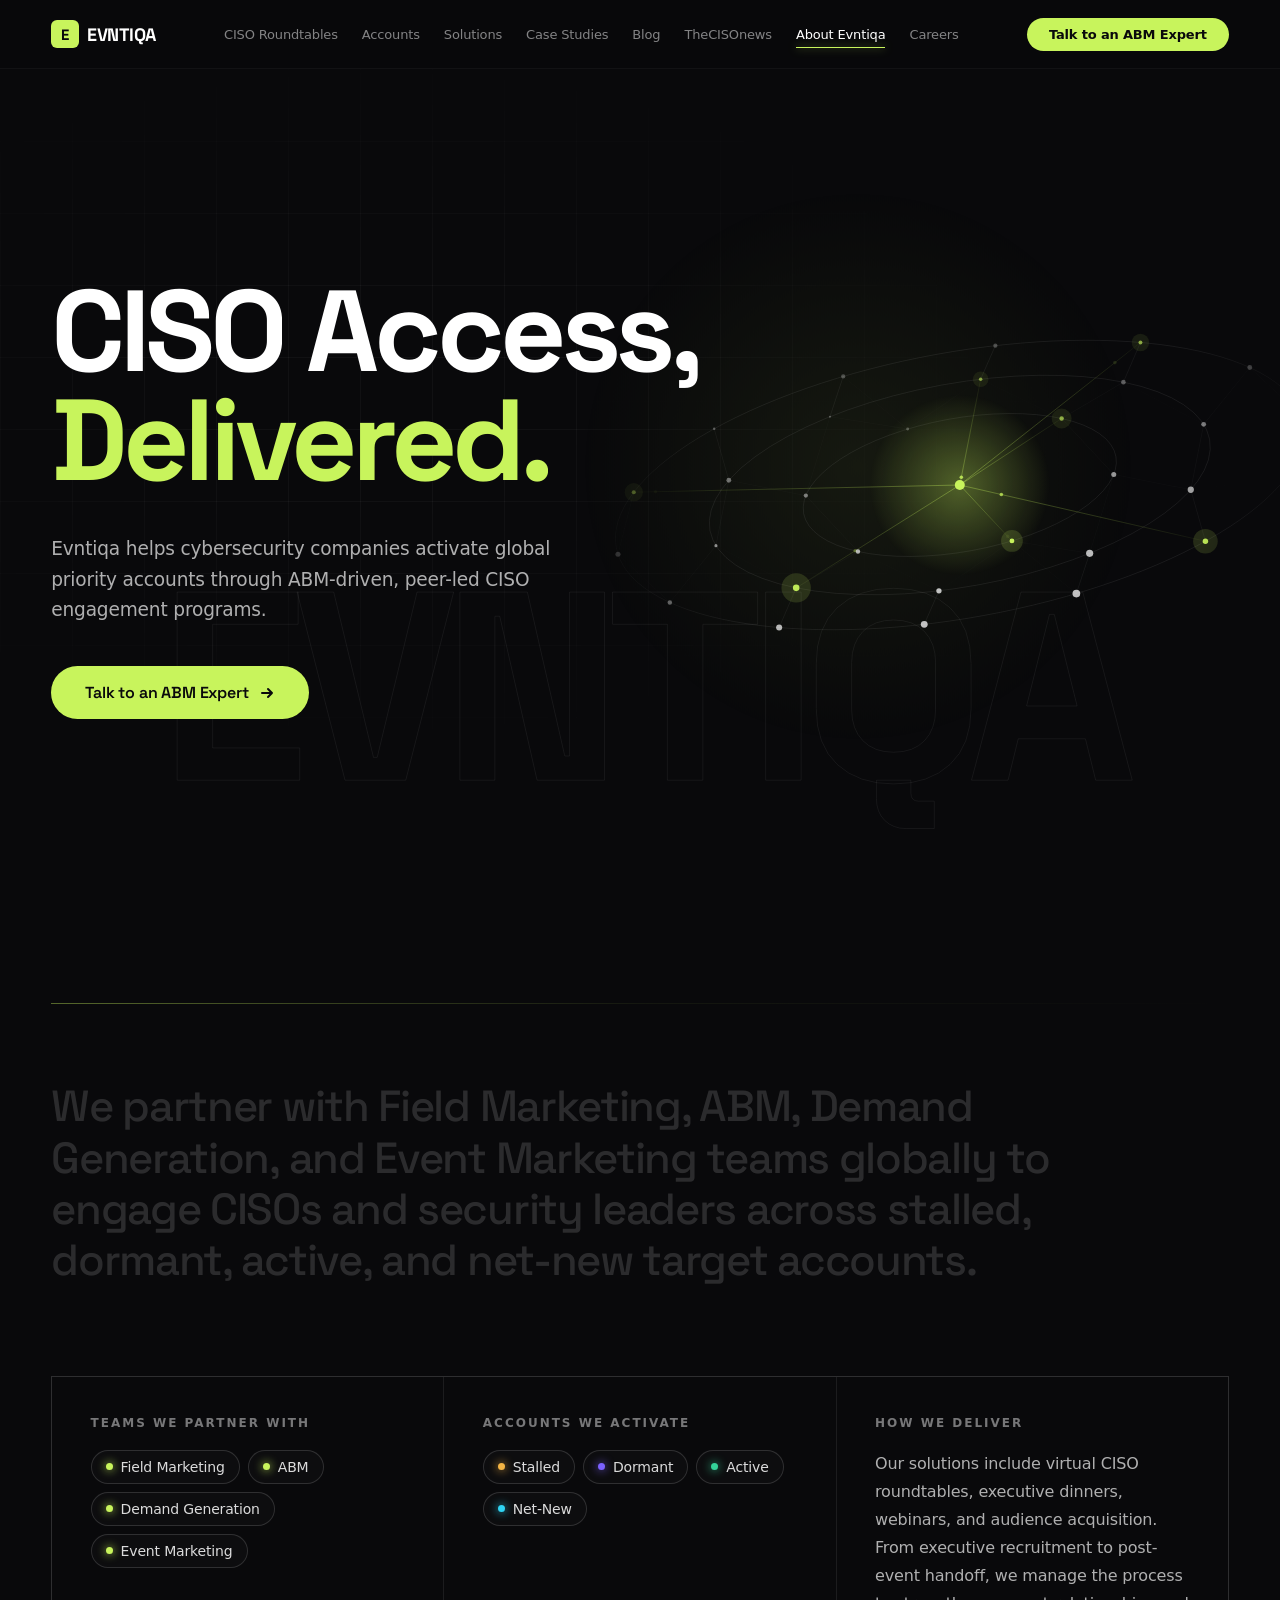
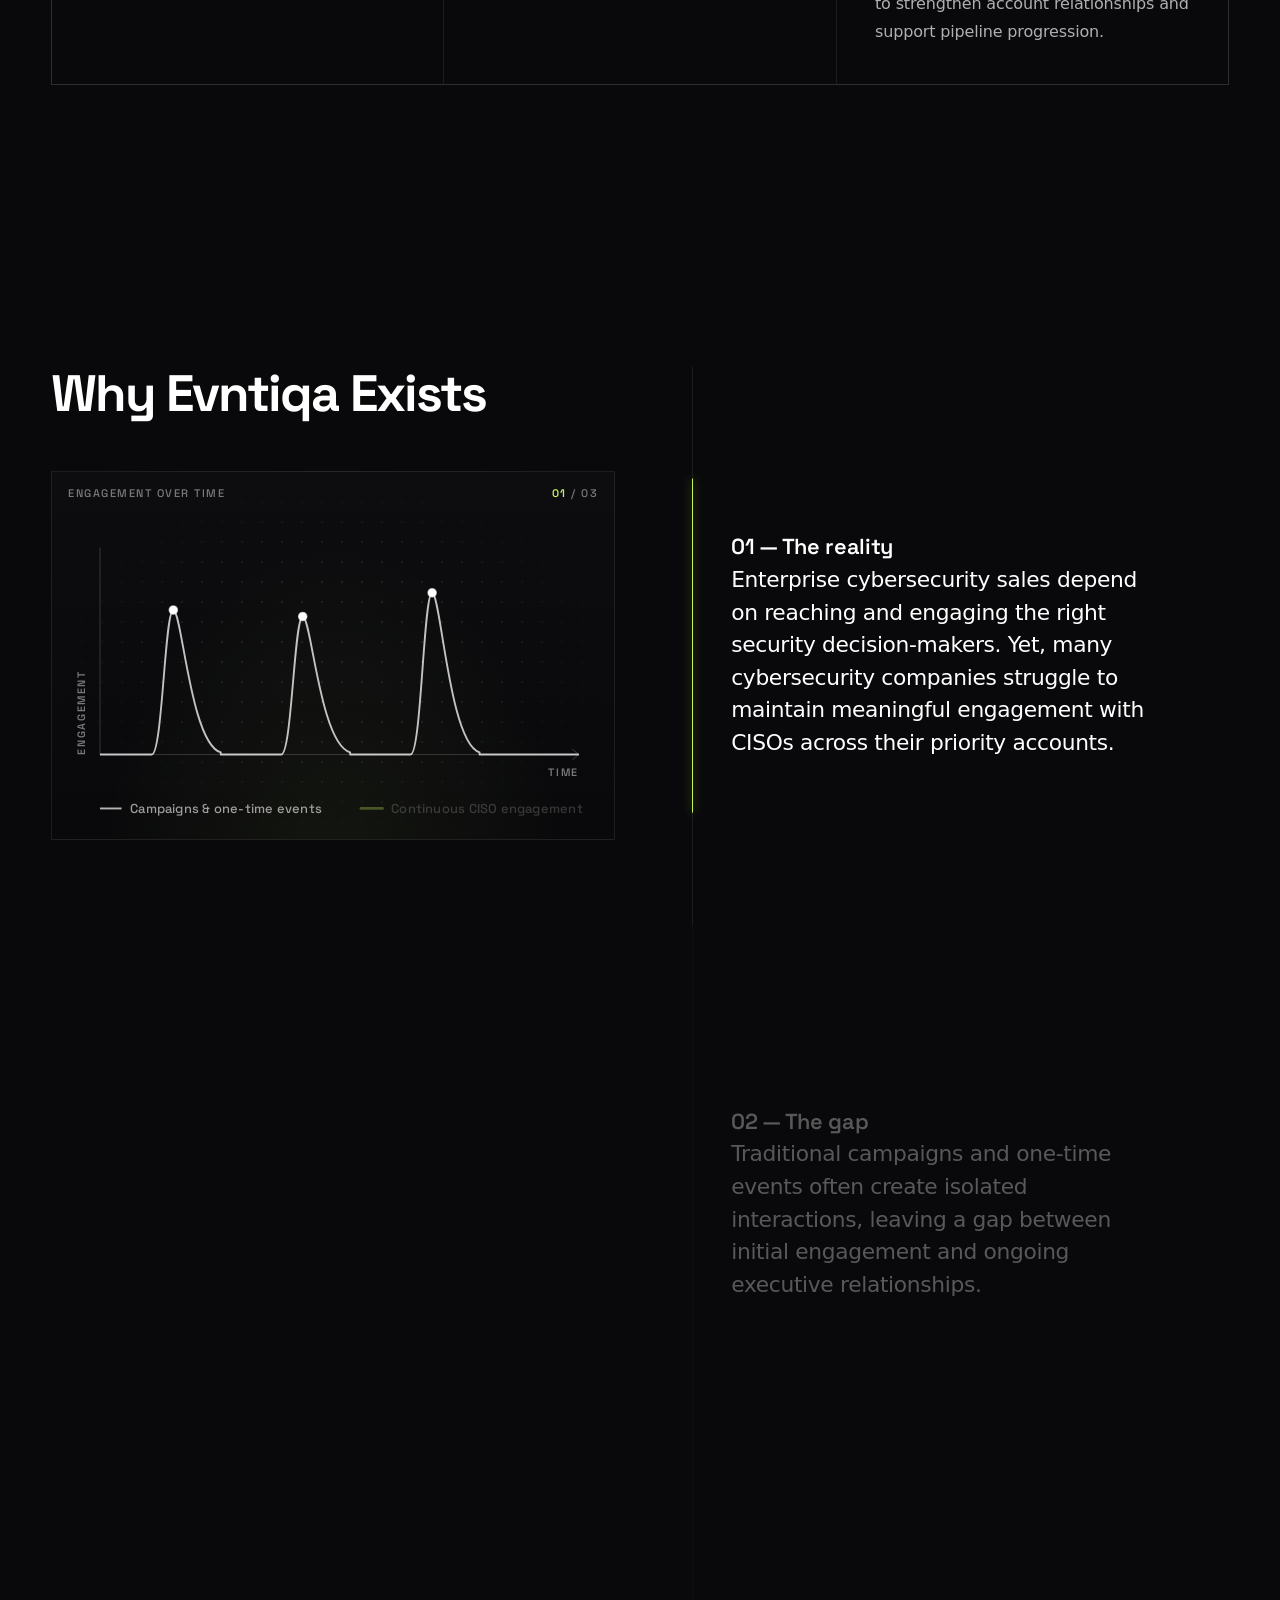
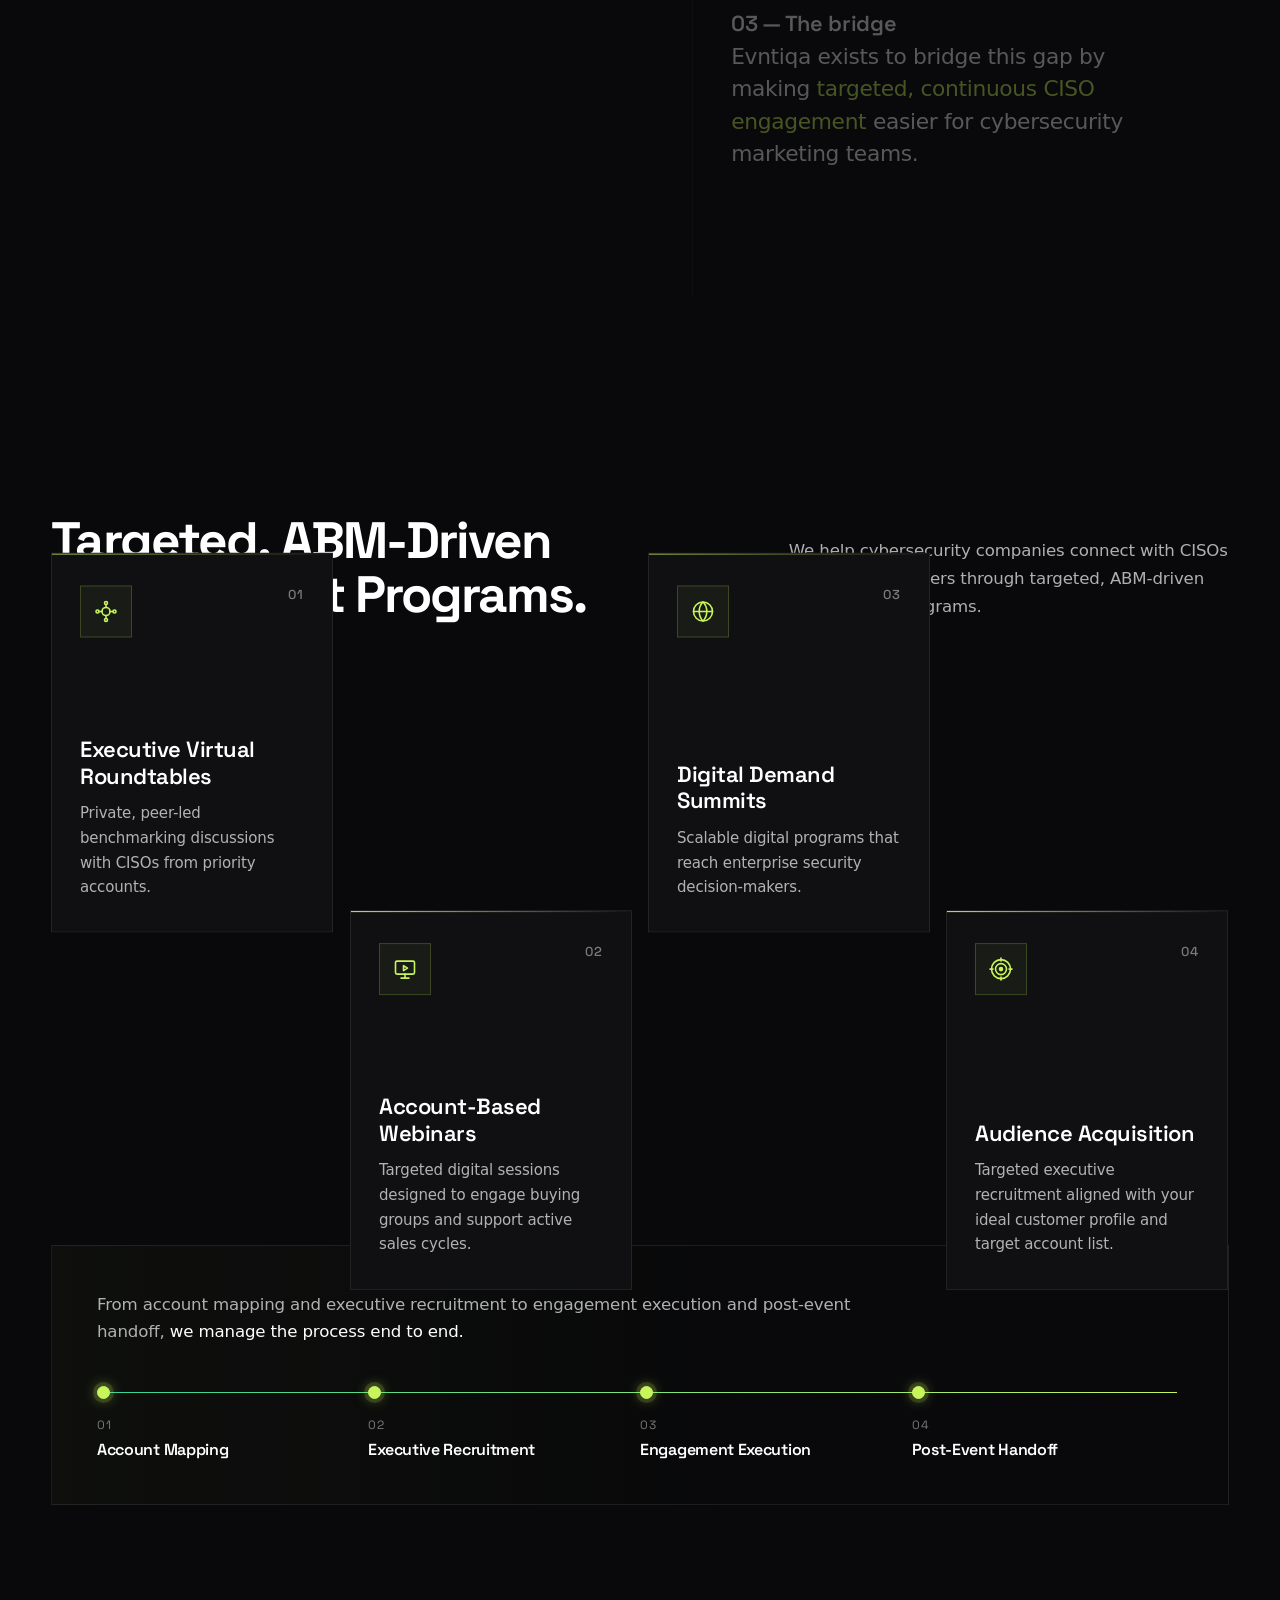
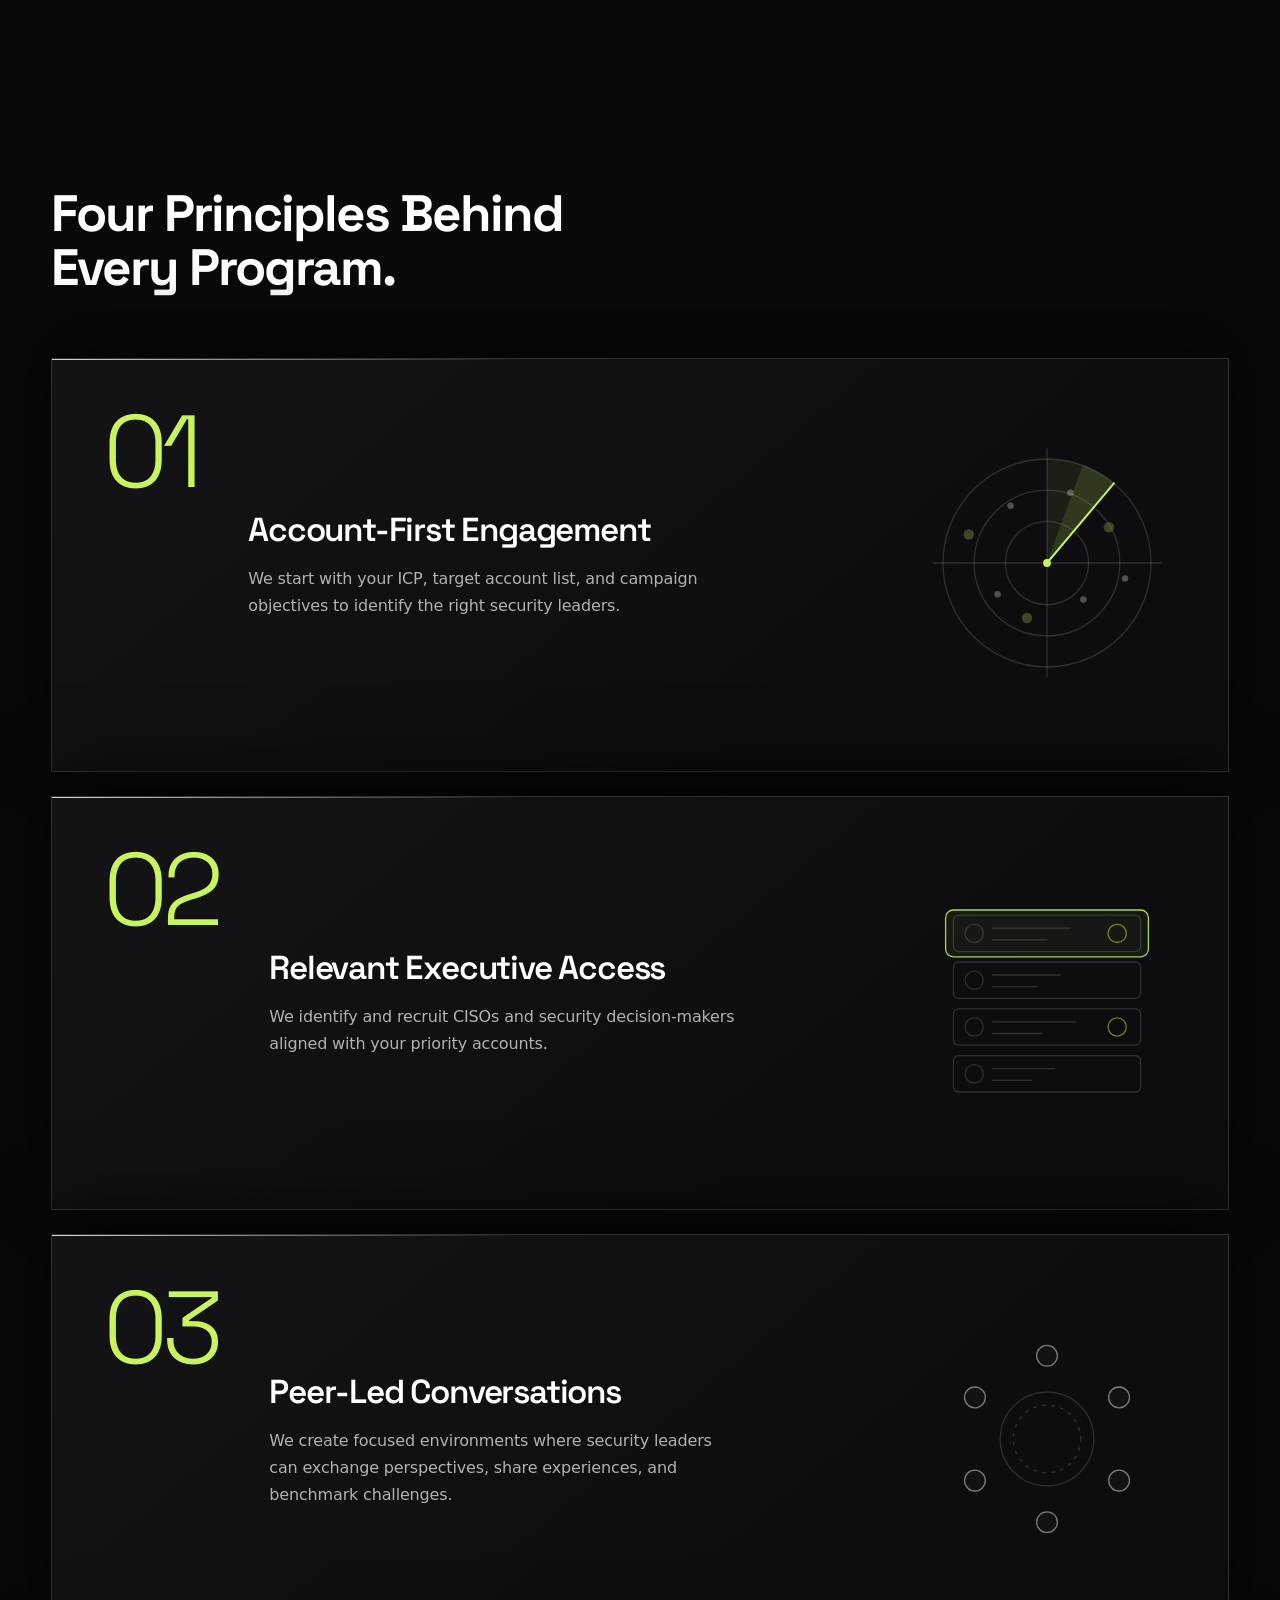
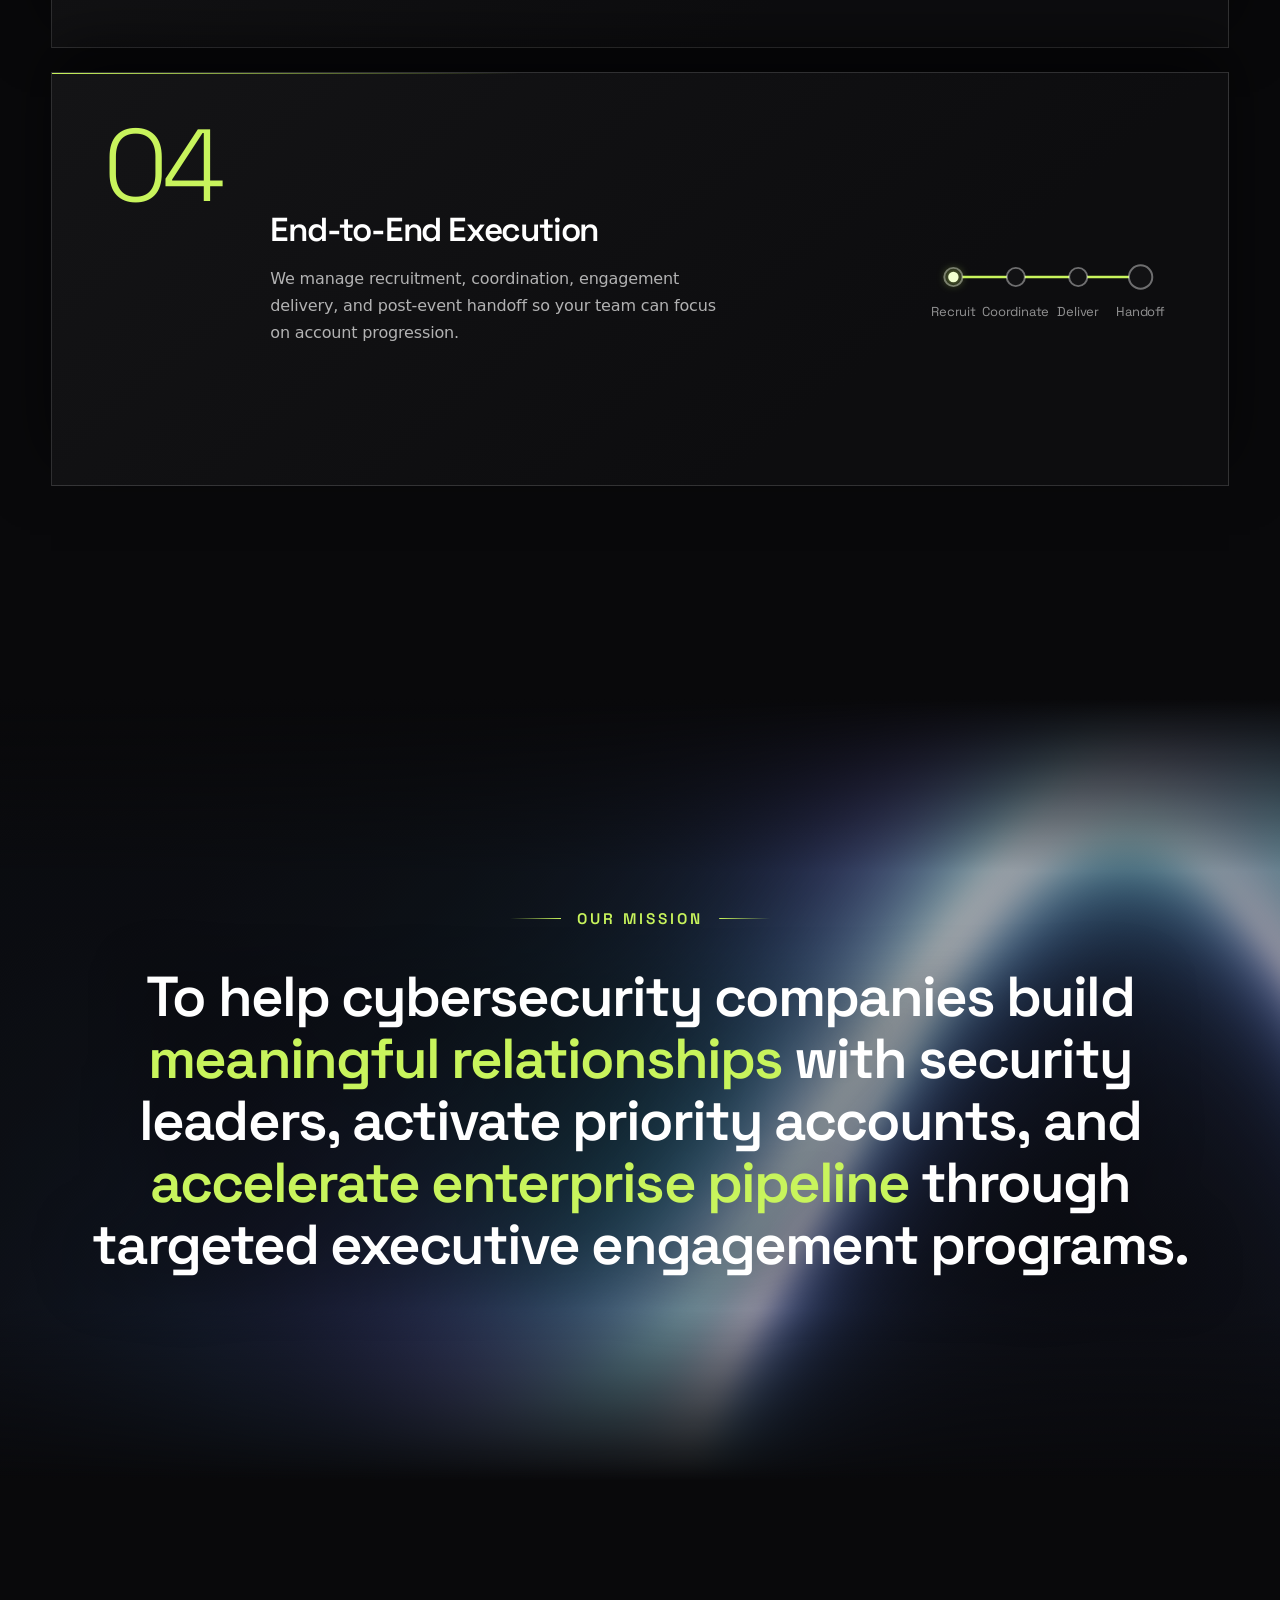
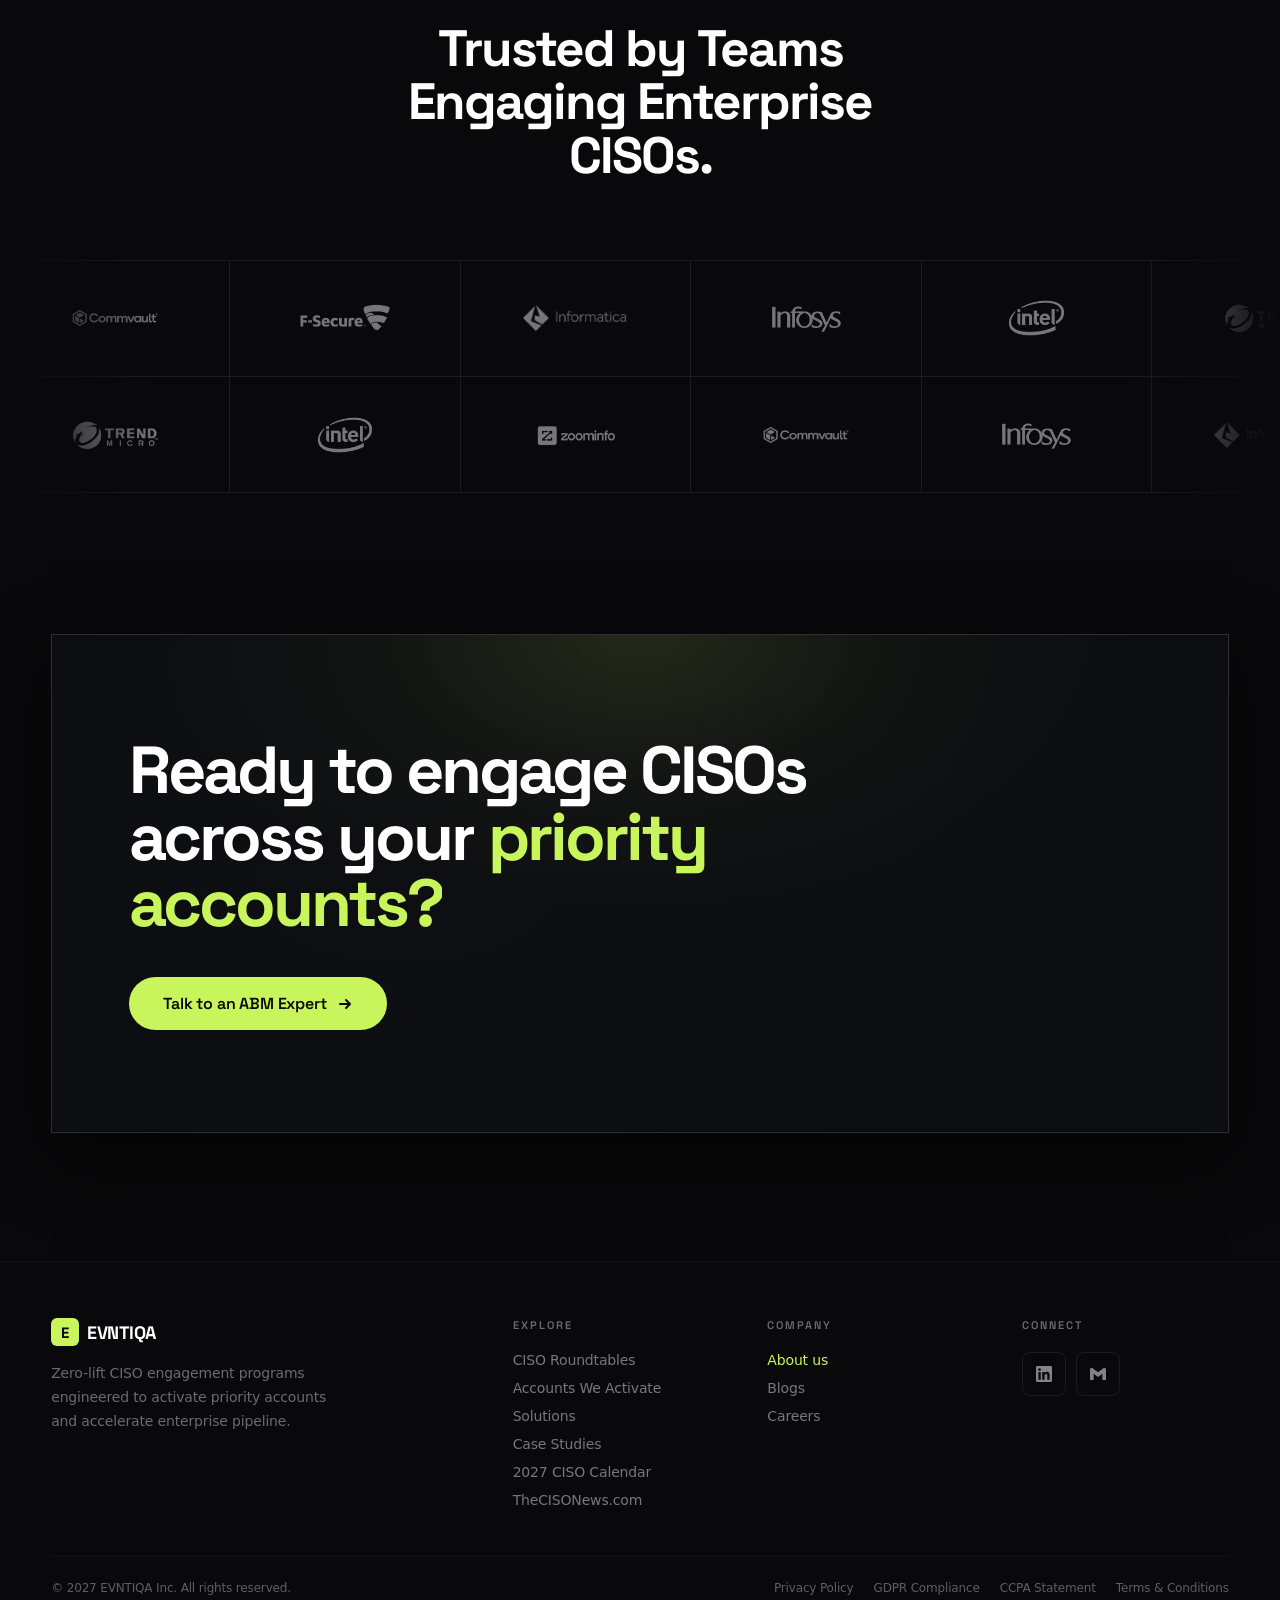
<file: about.html>
<!DOCTYPE html>
<html lang="en">
<head>
<meta charset="utf-8">
<meta name="viewport" content="width=device-width, initial-scale=1">
<title>About Evntiqa | CISO Access, Delivered.</title>
<meta name="description" content="Evntiqa helps cybersecurity companies activate global priority accounts through ABM-driven, peer-led CISO engagement programs.">
<link href="https://fonts.googleapis.com/css2?family=Space+Grotesk:wght@300;400;500;600;700&amp;display=swap" rel="stylesheet">
<link href="https://api.fontshare.com/v2/css?f[]=satoshi@300,400,500,700&amp;display=swap" rel="stylesheet">
<script src="./aurora-flow.js"></script>
<script src="./dot-grid-bg.js"></script>
<style>
:root {
  --bg: #09090B;
  --surface: #101012;
  --surface-2: #151518;
  --lime: #C8F45C;
  --lime-hover: #d8ff8a;
  --emerald: #34D399;
  --cyan: #2FD3F2;
  --violet: #7B61FF;
  --text: #ffffff;
  --text-2: rgba(255,255,255,0.68);
  --text-3: rgba(255,255,255,0.45);
  --line: rgba(255,255,255,0.08);
  --line-2: rgba(255,255,255,0.14);
  --ease: cubic-bezier(0.16, 1, 0.3, 1);
  --pad-x: clamp(24px, 4vw, 64px);
  --maxw: 1400px;
  --nav-h: 68px;
}
*, *::before, *::after { box-sizing: border-box; }
html { scroll-behavior: smooth; }
body {
  margin: 0;
  background: var(--bg);
  color: var(--text);
  font-family: Satoshi, system-ui, sans-serif;
  overflow-x: hidden;
  -webkit-font-smoothing: antialiased;
  letter-spacing: -0.01em;
}
a { color: var(--lime); text-decoration: none; transition: color 0.3s; }
a:hover { color: var(--lime-hover); }
::selection { background: rgba(200,244,92,0.25); color: #fff; }
:focus-visible { outline: 2px solid var(--lime); outline-offset: 3px; border-radius: 4px; }
h1, h2, h3 { font-family: 'Space Grotesk', sans-serif; margin: 0; }
img { display: block; }
.wrap { max-width: var(--maxw); margin: 0 auto; padding: 0 var(--pad-x); position: relative; }
.sr-only { position: absolute; width: 1px; height: 1px; padding: 0; margin: -1px; overflow: hidden; clip: rect(0,0,0,0); white-space: nowrap; border: 0; }

/* ── Shared type ── */
@keyframes blink { 0%,100% { opacity: 1; } 50% { opacity: 0.35; } }
.h2 {
  font-size: clamp(36px, 4vw, 60px);
  font-weight: 700;
  letter-spacing: -2px;
  line-height: 1.05;
  color: #fff;
}
.lead {
  font-size: clamp(16px, 1.3vw, 19px);
  line-height: 1.7;
  color: var(--text-2);
  margin: 0;
}
.accent { color: var(--lime); }
.section { position: relative; padding: clamp(80px, 11vw, 160px) 0; }

/* ── Buttons ── */
.btn-primary {
  display: inline-flex;
  align-items: center;
  gap: 10px;
  padding: 16px 34px;
  min-height: 48px;
  background: var(--lime);
  border-radius: 100px;
  font-family: 'Space Grotesk', sans-serif;
  font-size: 16px;
  font-weight: 600;
  color: var(--bg) !important;
  transition: background 0.25s ease, box-shadow 0.25s ease, transform 0.35s var(--ease);
  will-change: transform;
}
.btn-primary:hover, .btn-primary:focus-visible {
  background: var(--lime-hover);
  box-shadow: 0 16px 40px rgba(200,244,92,0.25);
}
.btn-primary svg { transition: transform 0.3s var(--ease); }
.btn-primary:hover svg { transform: translateX(3px); }

/* ── Scroll progress ── */
.scroll-progress {
  position: fixed;
  top: 0;
  left: 0;
  right: 0;
  height: 2px;
  z-index: 200;
  background: linear-gradient(90deg, var(--emerald), var(--lime));
  box-shadow: 0 0 10px rgba(200,244,92,0.6);
  transform-origin: left;
  transform: scaleX(var(--sp, 0));
  pointer-events: none;
}

/* ── Navigation (mirrors home page) ── */
.site-nav {
  position: sticky;
  top: 0;
  z-index: 100;
  backdrop-filter: blur(24px) saturate(1.4);
  -webkit-backdrop-filter: blur(24px) saturate(1.4);
  background: rgba(9,9,11,0.85);
  border-bottom: 1px solid rgba(255,255,255,0.04);
  padding: 0 clamp(20px, 4vw, 64px);
}
.nav-inner { max-width: var(--maxw); margin: 0 auto; display: flex; align-items: center; justify-content: space-between; height: var(--nav-h); }
.brand { display: flex; align-items: center; gap: 8px; }
.brand-mark { width: 28px; height: 28px; background: var(--lime); border-radius: 6px; display: flex; align-items: center; justify-content: center; font-family: 'Space Grotesk'; font-weight: 700; font-size: 15px; color: var(--bg); }
.brand-name { font-family: 'Space Grotesk'; font-weight: 700; font-size: 18px; color: #fff; letter-spacing: -0.5px; }
.nav-desktop-links { display: flex; align-items: center; gap: 24px; }
.nav-desktop-links a { white-space: nowrap; font-size: 13px; font-weight: 500; color: rgba(255,255,255,0.5); transition: color 0.2s; }
.nav-desktop-links a:hover { color: #fff; }
.nav-desktop-links a[aria-current="page"] { color: #fff; position: relative; }
.nav-desktop-links a[aria-current="page"]::after {
  content: '';
  position: absolute;
  left: 0;
  right: 0;
  bottom: -6px;
  height: 1px;
  background: var(--lime);
  box-shadow: 0 0 8px rgba(200,244,92,0.7);
}
.nav-desktop-cta {
  display: inline-flex; align-items: center; padding: 9px 22px; background: var(--lime); border-radius: 100px;
  font-size: 13px; font-weight: 600; color: var(--bg) !important; white-space: nowrap; transition: all 0.25s ease;
}
.nav-desktop-cta:hover, .nav-desktop-cta:focus-visible { background: var(--lime-hover); transform: translateY(-1px); box-shadow: 0 8px 24px rgba(200,244,92,0.25); }
.nav-mobile-toggle {
  display: none; align-items: center; justify-content: center; width: 44px; height: 44px;
  background: rgba(255,255,255,0.03); border: 1px solid rgba(255,255,255,0.12); border-radius: 8px;
  cursor: pointer; color: #fff; padding: 0; transition: all 0.2s ease; -webkit-tap-highlight-color: transparent;
}
.nav-mobile-toggle:hover, .nav-mobile-toggle:focus-visible { background: rgba(255,255,255,0.08); border-color: rgba(200,244,92,0.4); }
.nav-mobile-drawer {
  display: none; position: fixed; top: var(--nav-h); left: 0; right: 0; background: rgba(9,9,11,0.97);
  backdrop-filter: blur(28px) saturate(1.4); -webkit-backdrop-filter: blur(28px) saturate(1.4);
  border-bottom: 1px solid rgba(255,255,255,0.08); padding: 20px clamp(20px,4vw,40px) 28px;
  flex-direction: column; gap: 14px; z-index: 99; max-height: calc(100dvh - var(--nav-h)); overflow-y: auto;
  box-shadow: 0 24px 60px rgba(0,0,0,0.85);
}
.nav-mobile-drawer.is-open { display: flex; animation: navDrawerFadeDown 0.25s var(--ease) forwards; }
@keyframes navDrawerFadeDown { from { opacity: 0; transform: translateY(-10px); } to { opacity: 1; transform: none; } }
.nav-mobile-link { font-family: 'Space Grotesk', sans-serif; font-size: 16px; font-weight: 500; color: rgba(255,255,255,0.75); padding: 10px 0; border-bottom: 1px solid rgba(255,255,255,0.05); }
.nav-mobile-link:hover, .nav-mobile-link[aria-current="page"] { color: var(--lime); }
.nav-mobile-cta {
  margin-top: 8px; padding: 14px 24px; background: var(--lime); border-radius: 100px; font-family: 'Space Grotesk', sans-serif;
  font-size: 15px; font-weight: 600; color: var(--bg) !important; text-align: center; box-shadow: 0 8px 24px rgba(200,244,92,0.2);
}
@media (max-width: 1180px) {
  .nav-desktop-links, .nav-desktop-cta { display: none !important; }
  .nav-mobile-toggle { display: flex !important; }
}

/* ── Reveal primitives (armed only when JS runs) ── */
.js [data-reveal] {
  opacity: 0;
  transform: translateY(32px);
  filter: blur(6px);
  transition: opacity 1s var(--ease), transform 1s var(--ease), filter 1s var(--ease);
  transition-delay: var(--d, 0s);
}
.js [data-reveal].is-in { opacity: 1; transform: none; filter: none; }
/* Word mask reveal */
.w { display: inline-block; overflow: hidden; vertical-align: top; padding-bottom: 0.1em; margin-bottom: -0.1em; }
.wi { display: inline-block; transition: transform 1.1s var(--ease); transition-delay: calc(var(--i, 0) * 55ms + var(--d, 0s)); }
.js [data-split] .wi { transform: translateY(108%); }
.js [data-split].is-in .wi { transform: none; }
/* Scroll-lit words */
.lw { color: rgba(255,255,255,0.14); transition: color 0.35s ease, text-shadow 0.35s ease; }
.lw.on { color: #fff; }
.lit-key .lw.on { color: var(--lime); text-shadow: 0 0 24px rgba(200,244,92,0.25); }
[data-speed] { will-change: transform; }

/* ═══════════ HERO ═══════════ */
.hero {
  position: relative;
  min-height: calc(100vh - var(--nav-h));
  min-height: calc(100svh - var(--nav-h));
  display: flex;
  align-items: center;
  overflow: hidden;
  padding: clamp(64px, 9vw, 120px) 0 clamp(56px, 7vw, 96px);
  --hp: 0;
}
.hero-orbit {
  position: absolute;
  top: 0;
  right: -6%;
  width: min(62vw, 980px);
  height: 100%;
  pointer-events: none;
  -webkit-mask-image: radial-gradient(closest-side, #000 62%, transparent 100%);
  mask-image: radial-gradient(closest-side, #000 62%, transparent 100%);
  opacity: calc(1 - var(--hp) * 0.9);
}
.hero-orbit canvas { width: 100%; height: 100%; display: block; }
.hero-glow {
  position: absolute;
  top: 10%;
  right: 8%;
  width: 640px;
  height: 640px;
  background: radial-gradient(circle, rgba(200,244,92,0.07), transparent 62%);
  pointer-events: none;
}
.hero-grid {
  position: absolute;
  inset: 0;
  background-image:
    linear-gradient(rgba(255,255,255,0.035) 1px, transparent 1px),
    linear-gradient(90deg, rgba(255,255,255,0.035) 1px, transparent 1px);
  background-size: 72px 72px;
  -webkit-mask-image: radial-gradient(ellipse 70% 60% at 30% 40%, #000 20%, transparent 75%);
  mask-image: radial-gradient(ellipse 70% 60% at 30% 40%, #000 20%, transparent 75%);
  pointer-events: none;
}
.hero-watermark {
  position: absolute;
  left: 50%;
  bottom: -0.18em;
  margin-left: -50vw;
  width: 100vw;
  text-align: center;
  font-family: 'Space Grotesk', sans-serif;
  font-size: clamp(90px, 21vw, 340px);
  font-weight: 700;
  letter-spacing: -0.06em;
  line-height: 1;
  color: transparent;
  -webkit-text-stroke: 1px rgba(255,255,255,0.06);
  pointer-events: none;
  user-select: none;
  white-space: nowrap;
}
.hero-content {
  position: relative;
  z-index: 2;
  width: 100%;
  opacity: calc(1 - var(--hp) * 1.1);
}
.hero-title {
  font-size: clamp(48px, 9vw, 140px);
  font-weight: 700;
  line-height: 0.95;
  letter-spacing: -0.045em;
  margin: 0 0 clamp(28px, 3vw, 40px);
  max-width: 11ch;
}
.hero-lead {
  font-size: clamp(17px, 1.45vw, 21px);
  line-height: 1.65;
  color: var(--text-2);
  max-width: 560px;
  margin: 0 0 40px;
}
.hero-foot {
  display: flex;
  align-items: center;
  gap: 28px;
  flex-wrap: wrap;
}
@media (max-width: 900px) {
  .hero { align-items: flex-end; }
  .hero-orbit { right: -30%; width: 130vw; height: 70%; opacity: calc(0.55 - var(--hp) * 0.5); }
}

/* ═══════════ INTRO ═══════════ */
.intro { padding-top: clamp(64px, 8vw, 120px); }
.intro-divider {
  height: 1px;
  background: linear-gradient(90deg, rgba(200,244,92,0.4), rgba(200,244,92,0.06), transparent);
  transform-origin: left;
  margin-bottom: clamp(48px, 6vw, 88px);
}
.js .intro-divider { transform: scaleX(0); transition: transform 1.6s var(--ease); }
.js .intro-divider.is-in { transform: scaleX(1); }
.intro-statement {
  font-family: 'Space Grotesk', sans-serif;
  font-size: clamp(26px, 3.4vw, 52px);
  font-weight: 500;
  line-height: 1.18;
  letter-spacing: -0.03em;
  margin: 0 0 clamp(56px, 7vw, 96px);
  max-width: 1100px;
}
.intro-grid {
  display: grid;
  grid-template-columns: repeat(3, minmax(0, 1fr));
  gap: 1px;
  background: var(--line);
  border: 1px solid var(--line);
}
.intro-cell {
  background: var(--bg);
  padding: clamp(28px, 3vw, 40px);
}
.cell-label {
  font-size: 12px;
  font-weight: 600;
  letter-spacing: 2px;
  text-transform: uppercase;
  color: var(--text-3);
  margin: 0 0 20px;
}
.chips { display: flex; flex-wrap: wrap; gap: 8px; list-style: none; padding: 0; margin: 0; }
.chip {
  display: inline-flex;
  align-items: center;
  gap: 8px;
  padding: 8px 14px;
  border: 1px solid var(--line-2);
  border-radius: 100px;
  font-size: 14px;
  font-weight: 500;
  color: rgba(255,255,255,0.85);
  background: rgba(255,255,255,0.02);
  transition: border-color 0.3s ease, background 0.3s ease, color 0.3s ease;
}
.chip:hover { border-color: rgba(200,244,92,0.4); background: rgba(200,244,92,0.06); color: #fff; }
.chip-dot { width: 7px; height: 7px; border-radius: 50%; background: var(--c, var(--lime)); box-shadow: 0 0 10px var(--c, var(--lime)); }
.intro-copy { font-size: 16px; line-height: 1.75; color: var(--text-2); margin: 0; }
@media (max-width: 960px) {
  .intro-grid { grid-template-columns: 1fr; }
}

/* ═══════════ WHY ═══════════ */
.why-grid {
  display: grid;
  grid-template-columns: minmax(0, 1.05fr) minmax(0, 1fr);
  gap: clamp(40px, 6vw, 100px);
  align-items: start;
}
.why-sticky {
  position: sticky;
  top: calc(var(--nav-h) + 48px);
}
.why-visual {
  position: relative;
  margin-top: clamp(32px, 4vw, 56px);
  aspect-ratio: 520 / 340;
  border: 1px solid var(--line);
  background:
    radial-gradient(ellipse at 50% 120%, rgba(200,244,92,0.06), transparent 60%),
    linear-gradient(180deg, rgba(255,255,255,0.02), rgba(255,255,255,0.005));
  overflow: hidden;
}
.why-visual::before {
  content: '';
  position: absolute;
  inset: 0;
  background-image: radial-gradient(rgba(255,255,255,0.08) 1px, transparent 1px);
  background-size: 20px 20px;
  -webkit-mask-image: radial-gradient(ellipse at center, #000 30%, transparent 80%);
  mask-image: radial-gradient(ellipse at center, #000 30%, transparent 80%);
}
.why-visual svg { position: relative; width: 100%; height: 100%; display: block; }
.why-hud {
  position: absolute;
  top: 14px;
  left: 16px;
  right: 16px;
  display: flex;
  justify-content: space-between;
  font-family: 'Space Grotesk', sans-serif;
  font-size: 11px;
  font-weight: 500;
  letter-spacing: 1.5px;
  text-transform: uppercase;
  color: var(--text-3);
}
.why-hud b { color: var(--lime); font-weight: 600; }
/* Diagram states, driven by data-step on .why */
.dg-axis { stroke: rgba(255,255,255,0.16); }
.dg-label { font-family: 'Space Grotesk', sans-serif; font-size: 12px; font-weight: 500; fill: rgba(255,255,255,0.6); letter-spacing: 0.2px; }
.dg-small { font-family: 'Space Grotesk', sans-serif; font-size: 10px; font-weight: 600; letter-spacing: 1.5px; fill: rgba(255,255,255,0.45); }
/* 01 — engagement spikes at each one-time event, then falls back to zero */
.dg-spikes { stroke: rgba(255,255,255,0.75); stroke-width: 1.75; stroke-linejoin: round; transition: stroke 0.6s ease; }
.dg-peak { fill: #fff; transition: fill 0.6s ease; }
.dg-peak-ring { fill: none; stroke: rgba(255,255,255,0.5); transform-box: fill-box; transform-origin: center; animation: ping 2.6s var(--ease) infinite; animation-delay: var(--pd, 0s); transition: stroke 0.6s ease; }
@keyframes ping { 0% { transform: scale(1); opacity: 0.8; } 100% { transform: scale(3.2); opacity: 0; } }
/* 02 — the dead zones between events */
.dg-gap { opacity: 0; transition: opacity 0.6s ease; }
.dg-gap rect { fill: rgba(255,255,255,0.025); stroke: rgba(255,255,255,0.28); stroke-dasharray: 3 4; }
.dg-gap .dg-small { fill: rgba(255,255,255,0.7); }
/* 03 — Evntiqa's continuous line fills the gaps and keeps rising */
.dg-ev { stroke: url(#evGrad); stroke-width: 2.5; stroke-linecap: round; stroke-dasharray: 1; stroke-dashoffset: 1; opacity: 0; transition: stroke-dashoffset 1.6s var(--ease), opacity 0.3s ease; filter: drop-shadow(0 0 6px rgba(200,244,92,0.5)); }
/* Round caps of the undrawn dash would otherwise leave a dot at the path end */
.why[data-step="2"] .dg-ev { opacity: 1; }
.dg-area { opacity: 0; transition: opacity 1s ease 0.6s; }
.dg-runner, .dg-end { opacity: 0; transition: opacity 0.6s ease 1.2s; }
.dg-legend-ev { opacity: 0.3; transition: opacity 0.6s ease; }
/* Logo node pops in as the line reaches it, then its label settles below */
.dg-logo { opacity: 0; transform-box: view-box; transform-origin: 188px 137px; transform: scale(0.6); transition: opacity 0.4s ease, transform 0.6s var(--ease); }
.dg-logo-label { fill: #fff; opacity: 0; transition: opacity 0.6s ease; }
.why[data-step="2"] .dg-logo { opacity: 1; transform: none; transition-delay: 0.3s; }
.why[data-step="2"] .dg-logo-label { opacity: 1; transition-delay: 0.6s; }
.dg-logo-ring { opacity: 0; transform-box: view-box; transform-origin: 188px 137px; }
.why[data-step="2"] .dg-logo-ring { animation: logoPing 1.4s var(--ease) 0.6s both; }
@keyframes logoPing { 0% { opacity: 0.7; transform: scale(1); } 100% { opacity: 0; transform: scale(1.9); } }
.why[data-step="1"] .dg-spikes { stroke: rgba(255,255,255,0.45); }
.why[data-step="1"] .dg-gap { opacity: 1; }
.why[data-step="2"] .dg-spikes { stroke: rgba(255,255,255,0.22); }
.why[data-step="2"] .dg-peak { fill: var(--lime); }
.why[data-step="2"] .dg-peak-ring { stroke: var(--lime); }
.why[data-step="2"] .dg-ev { stroke-dashoffset: 0; }
.why[data-step="2"] .dg-area,
.why[data-step="2"] .dg-runner,
.why[data-step="2"] .dg-end,
.why[data-step="2"] .dg-legend-ev { opacity: 1; }
.why-chapters { display: flex; flex-direction: column; }
.chapter {
  min-height: 62vh;
  display: flex;
  flex-direction: column;
  justify-content: center;
  padding: 40px 0;
  border-left: 1px solid var(--line);
  padding-left: clamp(24px, 3vw, 44px);
  position: relative;
  opacity: 0.32;
  transition: opacity 0.6s ease;
}
.chapter::before {
  content: '';
  position: absolute;
  left: -1px;
  top: 50%;
  width: 1px;
  height: 0;
  background: var(--lime);
  box-shadow: 0 0 10px rgba(200,244,92,0.7);
  transform: translateY(-50%);
  transition: height 0.8s var(--ease);
}
.chapter.is-active { opacity: 1; }
.chapter:last-child { min-height: 46vh; }
.why { padding-bottom: clamp(48px, 6vw, 96px); }
.trusted { padding-bottom: clamp(40px, 5vw, 72px); }
.chapter.is-active::before { height: 60%; }
.chapter-tag {
  font-family: 'Space Grotesk', sans-serif;
  font-size: 13px;
  font-weight: 600;
  color: var(--lime);
  letter-spacing: 0.5px;
  margin: 0 0 16px;
}
.chapter p {
  font-size: clamp(19px, 1.7vw, 26px);
  line-height: 1.5;
  letter-spacing: -0.015em;
  color: #fff;
  margin: 0;
  max-width: 30ch;
}
.chapter-final p strong { color: var(--lime); font-weight: 500; }
@media (max-width: 900px) {
  .why-grid { grid-template-columns: 1fr; gap: 0; }
  .why-sticky {
    top: var(--nav-h);
    z-index: 3;
    background: linear-gradient(180deg, var(--bg) 82%, rgba(9,9,11,0));
    padding: 16px 0 28px;
  }
  .why-sticky .h2 { font-size: 30px; letter-spacing: -1px; }
  .why-visual { margin-top: 16px; }
  .chapter { min-height: 48vh; }
}

/* ═══════════ WHAT WE DO ═══════════ */
.what-head {
  display: flex;
  align-items: flex-end;
  justify-content: space-between;
  gap: 32px;
  flex-wrap: wrap;
  margin-bottom: clamp(48px, 6vw, 80px);
}
.what-head .lead { max-width: 440px; }
.offer-grid {
  display: grid;
  grid-template-columns: repeat(4, minmax(0, 1fr));
  gap: 16px;
  align-items: start;
}
.offer-grid > :nth-child(even) { margin-top: 64px; }
.offer {
  position: relative;
  display: flex;
  flex-direction: column;
  min-height: 380px;
  padding: 32px 28px;
  background: var(--surface);
  border: 1px solid var(--line);
  overflow: hidden;
  isolation: isolate;
  transition: border-color 0.4s var(--ease), transform 0.4s var(--ease), box-shadow 0.4s var(--ease);
}
.offer::before {
  content: '';
  position: absolute;
  inset: 0;
  z-index: -1;
  background: radial-gradient(320px circle at var(--mx, 50%) var(--my, 0%), rgba(200,244,92,0.1), transparent 70%);
  opacity: 0;
  transition: opacity 0.4s var(--ease);
}
.offer::after {
  content: '';
  position: absolute;
  top: 0;
  left: 0;
  right: 0;
  height: 1px;
  background: linear-gradient(90deg, var(--lime), transparent);
  transform: scaleX(0);
  transform-origin: left;
  transition: transform 0.7s var(--ease);
}
.offer:hover { border-color: rgba(200,244,92,0.22); transform: translateY(-6px); box-shadow: 0 24px 60px rgba(0,0,0,0.5); }
.offer:hover::before { opacity: 1; }
.offer:hover::after, .offer.is-in::after { transform: scaleX(1); }
.offer-top { display: flex; justify-content: space-between; align-items: flex-start; margin-bottom: auto; padding-bottom: 48px; }
.offer-icon {
  width: 52px;
  height: 52px;
  display: grid;
  place-items: center;
  border: 1px solid rgba(200,244,92,0.2);
  background: rgba(200,244,92,0.05);
  color: var(--lime);
  transition: transform 0.5s var(--ease), background 0.3s ease;
}
.offer:hover .offer-icon { transform: rotate(-6deg) scale(1.06); background: rgba(200,244,92,0.12); }
.offer-num { font-family: 'Space Grotesk'; font-size: 13px; font-weight: 500; color: var(--text-3); letter-spacing: 1px; }
.offer h3 { font-size: 22px; font-weight: 600; letter-spacing: -0.5px; line-height: 1.2; margin: 0 0 12px; }
.offer p { font-size: 15px; line-height: 1.65; color: var(--text-2); margin: 0; }
.pipeline {
  margin-top: clamp(64px, 8vw, 112px);
  border: 1px solid var(--line);
  padding: clamp(28px, 3.5vw, 48px);
  background: linear-gradient(90deg, rgba(200,244,92,0.03), transparent 60%);
}
.pipeline-caption { font-size: clamp(16px, 1.3vw, 19px); line-height: 1.65; color: var(--text-2); margin: 0 0 40px; max-width: 760px; }
.pipeline-caption strong { color: #fff; font-weight: 500; }
.pipe-track { position: relative; display: grid; grid-template-columns: repeat(4, 1fr); }
.pipe-line { position: absolute; left: 6px; right: 6px; top: 6px; height: 1px; background: var(--line-2); overflow: hidden; }
.pipe-fill { position: absolute; inset: 0; background: linear-gradient(90deg, var(--emerald), var(--lime)); transform-origin: left; }
.js .pipe-fill { transform: scaleX(0); transition: transform 1.8s var(--ease) 0.2s; }
.js .pipeline.is-in .pipe-fill { transform: scaleX(1); }
.pipe-pulse {
  position: absolute;
  top: 0;
  left: 0;
  width: 18%;
  height: 1px;
  background: linear-gradient(90deg, transparent, #f2ffd0, transparent);
  box-shadow: 0 0 12px rgba(200,244,92,0.9);
  transform: translateX(-100%);
  opacity: 0;
}
.pipeline.is-in .pipe-pulse { animation: pipePulse 3.2s cubic-bezier(0.65,0,0.35,1) 2s infinite; }
@keyframes pipePulse { 0% { transform: translateX(-100%); opacity: 0; } 10% { opacity: 1; } 80% { transform: translateX(560%); opacity: 1; } 100% { transform: translateX(560%); opacity: 0; } }
.pipe-step { position: relative; padding-right: 16px; }
.pipe-node {
  width: 13px;
  height: 13px;
  border-radius: 50%;
  border: 1px solid rgba(255,255,255,0.4);
  background: var(--bg);
  margin-bottom: 18px;
  position: relative;
  z-index: 1;
  transition: background 0.4s ease, border-color 0.4s ease, box-shadow 0.4s ease;
  transition-delay: var(--d, 0s);
}
.pipeline.is-in .pipe-node { background: var(--lime); border-color: var(--lime); box-shadow: 0 0 0 4px rgba(200,244,92,0.14), 0 0 14px rgba(200,244,92,0.6); }
.pipe-step span { display: block; font-family: 'Space Grotesk'; font-size: 12px; color: var(--text-3); letter-spacing: 1px; margin-bottom: 6px; }
.pipe-step b { font-family: 'Space Grotesk'; font-size: clamp(15px, 1.25vw, 18px); font-weight: 600; letter-spacing: -0.3px; }
@media (max-width: 1100px) {
  .offer-grid { grid-template-columns: repeat(2, minmax(0, 1fr)); }
  .offer-grid > :nth-child(even) { margin-top: 48px; }
}
@media (max-width: 640px) {
  .offer-grid { grid-template-columns: 1fr; }
  .offer-grid > :nth-child(even) { margin-top: 0; }
  .offer { min-height: 0; }
  .offer-top { padding-bottom: 32px; }
  .pipe-track { grid-template-columns: 1fr; gap: 22px; padding-left: 30px; }
  .pipe-line { left: 6px; right: auto; top: 6px; bottom: 6px; width: 1px; height: auto; }
  .pipe-fill { transform-origin: top; }
  .js .pipe-fill { transform: scaleY(0); }
  .js .pipeline.is-in .pipe-fill { transform: scaleY(1); }
  .pipe-pulse { display: none; }
  .pipe-node { position: absolute; left: -30px; top: 2px; margin: 0; }
}

/* ═══════════ APPROACH (stacking cards) ═══════════ */
.approach-head { display: flex; align-items: flex-end; justify-content: space-between; gap: 32px; flex-wrap: wrap; margin-bottom: clamp(40px, 5vw, 72px); }
.stack { display: flex; flex-direction: column; gap: 24px; padding-bottom: 8vh; }
.stack-card {
  position: sticky;
  top: calc(var(--nav-h) + 32px + var(--i) * 22px);
  --cover: 0;
}
.stack-inner {
  position: relative;
  display: grid;
  grid-template-columns: auto minmax(0, 1fr) minmax(0, 0.8fr);
  gap: clamp(24px, 4vw, 64px);
  align-items: center;
  min-height: clamp(300px, 46vh, 420px);
  padding: clamp(32px, 4vw, 56px);
  background: linear-gradient(140deg, #141416, #0d0d0f 70%);
  border: 1px solid var(--line-2);
  box-shadow: 0 -24px 60px rgba(0,0,0,0.55);
  overflow: hidden;
  transform-origin: 50% 0;
  transform: scale(calc(1 - var(--cover) * 0.06));
  filter: brightness(calc(1 - var(--cover) * 0.45));
}
.stack-inner::before {
  content: '';
  position: absolute;
  top: 0;
  left: 0;
  width: 40%;
  height: 1px;
  background: linear-gradient(90deg, var(--lime), transparent);
}
.stack-num {
  font-family: 'Space Grotesk';
  font-size: clamp(64px, 8vw, 128px);
  font-weight: 300;
  line-height: 0.8;
  letter-spacing: -0.06em;
  color: var(--lime);
  align-self: start;
}
.stack-copy h3 { font-size: clamp(26px, 2.6vw, 40px); font-weight: 600; letter-spacing: -1.2px; line-height: 1.1; margin: 0 0 16px; }
.stack-copy p { font-size: clamp(16px, 1.2vw, 18px); line-height: 1.7; color: var(--text-2); margin: 0; max-width: 46ch; }
.stack-art { justify-self: end; width: 100%; max-width: 260px; aspect-ratio: 1; color: var(--lime); }
.stack-art svg { width: 100%; height: 100%; overflow: visible; }
.spin-slow { transform-box: fill-box; transform-origin: center; animation: spin 28s linear infinite; }
.spin-rev { transform-box: fill-box; transform-origin: center; animation: spin 40s linear infinite reverse; }
@keyframes spin { to { transform: rotate(360deg); } }
/* Approach illustrations: every loop pivots on the 200×200 viewBox, never the element's bbox */
.stack-art svg * { transform-box: view-box; }
.art-dim { stroke: rgba(255,255,255,0.14); }
.art-dot { fill: rgba(255,255,255,0.28); }

/* 01 Radar: sweep turns every 4s; each target flares as the leading edge crosses it */
.radar-sweep { transform-origin: 100px 100px; animation: spin 4s linear infinite; }
.radar-blip { fill: var(--lime); opacity: 0.25; transform-origin: var(--o); animation: blip 4s linear infinite; animation-delay: var(--d); }
@keyframes blip {
  0%   { opacity: 1; transform: scale(1.5); }
  12%  { opacity: 1; transform: scale(1); }
  70%, 100% { opacity: 0.3; transform: scale(1); }
}
.radar-ping { fill: none; stroke: var(--lime); opacity: 0; transform-origin: var(--o); animation: blipRing 4s ease-out infinite; animation-delay: var(--d); }
@keyframes blipRing { 0% { opacity: 0.8; transform: scale(1); } 25%, 100% { opacity: 0; transform: scale(3); } }

/* 02 Profile scan: highlight steps down four rows; rows 1 and 3 match */
.scan-bar { animation: scan 6s cubic-bezier(0.65,0,0.35,1) infinite; }
@keyframes scan {
  0%, 15%  { transform: translateY(0); }
  25%, 40% { transform: translateY(36px); }
  50%, 65% { transform: translateY(72px); }
  75%, 90% { transform: translateY(108px); }
  100%     { transform: translateY(0); }
}
.match-row { stroke: rgba(255,255,255,0.14); animation: var(--a) 6s ease infinite; }
.match-check { stroke-dasharray: 1; stroke-dashoffset: 1; animation: var(--c) 6s ease infinite; }
.match-badge { fill: rgba(200,244,92,0); animation: var(--b) 6s ease infinite; }
@keyframes rowA { 0%, 6% { stroke: rgba(255,255,255,0.14); } 10%, 92% { stroke: rgba(200,244,92,0.6); } 100% { stroke: rgba(255,255,255,0.14); } }
@keyframes rowC { 0%, 56% { stroke: rgba(255,255,255,0.14); } 60%, 92% { stroke: rgba(200,244,92,0.6); } 100% { stroke: rgba(255,255,255,0.14); } }
@keyframes checkA { 0%, 6% { stroke-dashoffset: 1; } 14%, 92% { stroke-dashoffset: 0; } 100% { stroke-dashoffset: 1; } }
@keyframes checkC { 0%, 56% { stroke-dashoffset: 1; } 64%, 92% { stroke-dashoffset: 0; } 100% { stroke-dashoffset: 1; } }
@keyframes badgeA { 0%, 6% { fill: rgba(200,244,92,0); } 10%, 92% { fill: rgba(200,244,92,0.15); } 100% { fill: rgba(200,244,92,0); } }
@keyframes badgeC { 0%, 56% { fill: rgba(200,244,92,0); } 60%, 92% { fill: rgba(200,244,92,0.15); } 100% { fill: rgba(200,244,92,0); } }

/* 03 Roundtable: each seat speaks for 1s of a 6s cycle and its line reaches a peer */
.seat { fill: #121214; stroke: rgba(255,255,255,0.45); animation: speak 6s ease infinite; animation-delay: var(--d); }
@keyframes speak {
  0%, 18%, 100% { fill: #121214; stroke: rgba(255,255,255,0.45); }
  3%, 14% { fill: var(--lime); stroke: var(--lime); }
}
.seat-ring { fill: none; stroke: var(--lime); opacity: 0; transform-origin: var(--o); animation: speakRing 6s ease-out infinite; animation-delay: var(--d); }
@keyframes speakRing { 0% { opacity: 0.7; transform: scale(1); } 16%, 100% { opacity: 0; transform: scale(2.4); } }
.talk { stroke: var(--lime); stroke-dasharray: 1; stroke-dashoffset: 1; opacity: 0; animation: talk 6s ease infinite; animation-delay: var(--d); }
@keyframes talk {
  0% { stroke-dashoffset: 1; opacity: 0.9; }
  10% { stroke-dashoffset: 0; opacity: 0.9; }
  20%, 100% { stroke-dashoffset: 0; opacity: 0; }
}

/* 04 Pipeline: token travels 0→75%, holds for the handoff, then resets */
.flow-fill { transform-origin: 28px 100px; animation: flowFill 5s cubic-bezier(0.45,0,0.2,1) infinite; }
@keyframes flowFill { 0% { transform: scaleX(0); opacity: 1; } 75% { transform: scaleX(1); opacity: 1; } 92% { opacity: 1; } 100% { transform: scaleX(1); opacity: 0; } }
.flow-token { animation: flowToken 5s cubic-bezier(0.45,0,0.2,1) infinite; }
@keyframes flowToken { 0% { transform: translateX(0); opacity: 0; } 4% { opacity: 1; } 75% { transform: translateX(144px); opacity: 1; } 80%, 100% { transform: translateX(144px); opacity: 0; } }
.station { fill: #121214; stroke: rgba(255,255,255,0.4); animation: var(--a) 5s ease infinite; }
@keyframes st0 { 0%, 96% { fill: var(--lime); stroke: var(--lime); } 100% { fill: #121214; stroke: rgba(255,255,255,0.4); } }
@keyframes st1 { 0%, 24% { fill: #121214; stroke: rgba(255,255,255,0.4); } 27%, 96% { fill: var(--lime); stroke: var(--lime); } 100% { fill: #121214; stroke: rgba(255,255,255,0.4); } }
@keyframes st2 { 0%, 49% { fill: #121214; stroke: rgba(255,255,255,0.4); } 52%, 96% { fill: var(--lime); stroke: var(--lime); } 100% { fill: #121214; stroke: rgba(255,255,255,0.4); } }
@keyframes st3 { 0%, 74% { fill: #121214; stroke: rgba(255,255,255,0.4); } 77%, 96% { fill: var(--lime); stroke: var(--lime); } 100% { fill: #121214; stroke: rgba(255,255,255,0.4); } }
.handoff { fill: none; stroke: var(--lime); opacity: 0; transform-origin: 172px 100px; animation: handoff 5s ease-out infinite; }
@keyframes handoff { 0%, 75% { opacity: 0; transform: scale(1); } 77% { opacity: 0.8; } 100% { opacity: 0; transform: scale(2.6); } }

@media (prefers-reduced-motion: reduce) {
  .radar-blip { opacity: 1; }
  .match-row { stroke: rgba(200,244,92,0.6); }
  .match-check { stroke-dashoffset: 0; }
  .match-badge { fill: rgba(200,244,92,0.15); }
  .flow-fill { transform: none; }
  .flow-token { transform: translateX(144px); }
  .station { fill: var(--lime); stroke: var(--lime); }
}
@media (max-width: 900px) {
  .stack-inner { grid-template-columns: 1fr; gap: 20px; align-content: start; }
  .stack-art { position: absolute; right: -40px; top: -30px; max-width: 200px; opacity: 0.35; }
  .stack-num { font-size: 56px; }
}

/* ═══════════ MISSION ═══════════ */
.mission { position: relative; overflow: hidden; padding: clamp(120px, 16vw, 220px) 0; }
.mission-bg { position: absolute; inset: 0; z-index: 0; pointer-events: none; }
.mission-vignette {
  position: absolute; inset: 0; z-index: 1; pointer-events: none;
  background: linear-gradient(180deg, var(--bg) 0%, rgba(9,9,11,0.35) 22%, rgba(9,9,11,0.35) 78%, var(--bg) 100%);
}
.mission-ring {
  position: absolute;
  left: 50%;
  top: 50%;
  width: min(1100px, 130vw);
  aspect-ratio: 1;
  margin: calc(min(1100px, 130vw) / -2) 0 0 calc(min(1100px, 130vw) / -2);
  z-index: 1;
  pointer-events: none;
}
.mission-ring svg { width: 100%; height: 100%; }
.mission .wrap { z-index: 2; text-align: center; }
.mission-title {
  display: inline-flex;
  align-items: center;
  gap: 16px;
  font-size: clamp(15px, 1.2vw, 18px);
  font-weight: 600;
  letter-spacing: 3px;
  text-transform: uppercase;
  color: var(--lime);
  margin: 0 0 clamp(28px, 3vw, 44px);
}
.mission-title::before, .mission-title::after {
  content: '';
  width: clamp(28px, 4vw, 56px);
  height: 1px;
  background: linear-gradient(90deg, transparent, var(--lime));
}
.mission-title::after { transform: scaleX(-1); }
.mission-text {
  font-family: 'Space Grotesk', sans-serif;
  font-size: clamp(30px, 4.4vw, 68px);
  font-weight: 600;
  line-height: 1.1;
  letter-spacing: -0.035em;
  max-width: 1150px;
  margin: 0 auto;
}
/* Shadow on the parent: per-word text-shadow gets clipped into boxes by the .w masks */
.mission-text { filter: drop-shadow(0 8px 30px rgba(0,0,0,0.55)); }

/* ═══════════ TRUSTED ═══════════ */
.trusted-head { text-align: center; margin-bottom: clamp(48px, 6vw, 80px); }
.trusted-head .h2 { max-width: 16ch; margin: 0 auto; }
.marquee {
  overflow: hidden;
  border-top: 1px solid var(--line);
  -webkit-mask-image: linear-gradient(90deg, transparent, #000 12%, #000 88%, transparent);
  mask-image: linear-gradient(90deg, transparent, #000 12%, #000 88%, transparent);
}
.marquee:last-child { border-bottom: 1px solid var(--line); }
.marquee-track { display: flex; width: max-content; animation: marquee var(--dur, 40s) linear infinite; }
.marquee[data-dir="rev"] .marquee-track { animation-direction: reverse; }
.marquee:hover .marquee-track { animation-play-state: paused; }
@keyframes marquee { from { transform: translateX(0); } to { transform: translateX(-50%); } }
.logo-cell {
  flex: none;
  display: grid;
  place-items: center;
  width: clamp(180px, 18vw, 260px);
  height: clamp(96px, 9vw, 128px);
  border-right: 1px solid var(--line);
  position: relative;
  transition: background 0.4s ease;
}
.logo-cell img { height: var(--h, 28px); width: auto; filter: brightness(10); opacity: 0.45; transition: opacity 0.4s ease, transform 0.4s var(--ease); }
.logo-cell:hover { background: rgba(200,244,92,0.04); }
.logo-cell:hover img { opacity: 1; transform: scale(1.06); }

/* ═══════════ CONNECT ═══════════ */
.connect { padding: clamp(40px, 6vw, 80px) 0 clamp(80px, 10vw, 140px); }
.connect-card {
  position: relative;
  overflow: hidden;
  border: 1px solid var(--line-2);
  background: rgba(14,15,18,0.92);
  padding: clamp(56px, 8vw, 120px) clamp(28px, 6vw, 96px);
  box-shadow: 0 24px 64px rgba(0,0,0,0.55);
}
.connect-dots { position: absolute; inset: 0; z-index: 0; opacity: 0.55; pointer-events: none; }
.connect-glow {
  position: absolute; top: 0; left: 50%; width: 1000px; height: 560px; transform: translate(-50%, -50%);
  background: radial-gradient(closest-side, rgba(200,244,92,0.12), rgba(200,244,92,0.03) 50%, transparent);
  pointer-events: none; z-index: 1;
}
.connect-shade {
  position: absolute; inset: 0; z-index: 1; pointer-events: none;
  background: radial-gradient(ellipse 60% 70% at 30% 50%, rgba(14,15,18,0.95), rgba(14,15,18,0.4) 70%, transparent);
}
.connect-star { position: absolute; right: clamp(-60px, -2vw, 0px); bottom: clamp(-60px, -4vw, -20px); width: clamp(180px, 22vw, 320px); z-index: 1; pointer-events: none; }
.connect-star svg { width: 100%; height: auto; display: block; animation: spin 36s linear infinite; }
.connect-inner { position: relative; z-index: 2; max-width: 820px; }
.connect-title { font-size: clamp(38px, 5.2vw, 80px); font-weight: 700; letter-spacing: -0.045em; line-height: 1; margin: 0 0 40px; }
@media (max-width: 640px) {
  .connect-star { opacity: 0.4; }
  .connect .btn-primary { width: 100%; justify-content: center; }
}

/* ═══════════ FOOTER (mirrors home page) ═══════════ */
.site-footer { border-top: 1px solid rgba(255,255,255,0.04); padding: 56px var(--pad-x) 36px; }
.footer-grid { display: grid; grid-template-columns: 2fr 1fr 1fr 1fr; gap: 48px; margin-bottom: 48px; }
.footer-blurb { font-size: 14px; line-height: 1.7; color: rgba(255,255,255,0.4); max-width: 300px; margin: 16px 0 0; }
.footer-h { font-size: 11px; font-weight: 600; color: rgba(255,255,255,0.4); letter-spacing: 2px; text-transform: uppercase; margin: 0 0 20px; }
.footer-links { display: flex; flex-direction: column; gap: 12px; }
.footer-links a { font-size: 14px; color: rgba(255,255,255,0.45); }
.footer-links a:hover, .footer-links a[aria-current="page"] { color: var(--lime); }
.footer-social { display: flex; gap: 10px; }
.footer-social a { width: 44px; height: 44px; border: 1px solid rgba(255,255,255,0.08); border-radius: 8px; display: flex; align-items: center; justify-content: center; transition: all 0.2s; }
.footer-social a:hover { border-color: rgba(200,244,92,0.3); background: rgba(200,244,92,0.05); }
.footer-bottom { border-top: 1px solid rgba(255,255,255,0.04); padding-top: 24px; display: flex; justify-content: space-between; align-items: center; flex-wrap: wrap; gap: 12px; }
.footer-bottom span, .footer-bottom a { font-size: 12px; color: rgba(255,255,255,0.35); }
.footer-bottom a:hover { color: rgba(255,255,255,0.6); }
.footer-legal { display: flex; gap: 20px; flex-wrap: wrap; }
@media (max-width: 960px) { .footer-grid { grid-template-columns: repeat(2, 1fr); gap: 36px; } }
@media (max-width: 540px) {
  .footer-grid { grid-template-columns: 1fr; gap: 28px; }
  .footer-bottom { flex-direction: column; align-items: flex-start; gap: 16px; }
}

/* ── Reduced motion: final states, no continuous motion ── */
@media (prefers-reduced-motion: reduce) {
  html { scroll-behavior: auto; }
  *, *::before, *::after { animation: none !important; }
  .js [data-reveal] { opacity: 1; transform: none; filter: none; transition: none; }
  .js [data-split] .wi { transform: none; transition: none; }
  .js .intro-divider, .js .pipe-fill { transform: none; transition: none; }
  .stack-inner { transform: none; filter: none; }
  .dg-ev, .dg-area, .dg-runner, .dg-end, .dg-logo, .dg-logo-label { transition: none; }
  .offer:hover { transform: none; }
  .marquee-track { flex-wrap: wrap; width: auto; justify-content: center; }
  .marquee-track [aria-hidden="true"] { display: none; }
}
</style>
</head>
<body>
<script>document.documentElement.classList.add('js');</script>
<div class="scroll-progress" aria-hidden="true"></div>

<!-- NAVIGATION -->
<nav class="site-nav" aria-label="Primary">
  <div class="nav-inner">
    <a href="index.html" class="brand" aria-label="Evntiqa home">
      <span class="brand-mark">E</span>
      <span class="brand-name">EVNTIQA</span>
    </a>
    <div class="nav-desktop-links">
      <a href="index.html#hero">CISO Roundtables</a>
      <a href="index.html#accounts">Accounts</a>
      <a href="index.html#formats">Solutions</a>
      <a href="index.html#results">Case Studies</a>
      <a href="#">Blog</a>
      <a href="#">TheCISOnews</a>
      <a href="about.html" aria-current="page">About Evntiqa</a>
      <a href="careers.html">Careers</a>
    </div>
    <a href="index.html#expert-form-section" class="nav-desktop-cta">Talk to an ABM Expert</a>
    <button id="nav-toggle-btn" class="nav-mobile-toggle" aria-label="Toggle navigation menu" aria-expanded="false" aria-controls="nav-mobile-drawer">
      <svg id="nav-toggle-icon-bars" width="22" height="22" viewBox="0 0 24 24" fill="none" stroke="currentColor" stroke-width="2" stroke-linecap="round" stroke-linejoin="round" aria-hidden="true"><line x1="3" y1="12" x2="21" y2="12"></line><line x1="3" y1="6" x2="21" y2="6"></line><line x1="3" y1="18" x2="21" y2="18"></line></svg>
      <svg id="nav-toggle-icon-close" width="22" height="22" viewBox="0 0 24 24" fill="none" stroke="currentColor" stroke-width="2" stroke-linecap="round" stroke-linejoin="round" style="display:none" aria-hidden="true"><line x1="18" y1="6" x2="6" y2="18"></line><line x1="6" y1="6" x2="18" y2="18"></line></svg>
    </button>
  </div>
  <div id="nav-mobile-drawer" class="nav-mobile-drawer">
    <a href="index.html#hero" class="nav-mobile-link">CISO Roundtables</a>
    <a href="index.html#accounts" class="nav-mobile-link">Accounts</a>
    <a href="index.html#formats" class="nav-mobile-link">Solutions</a>
    <a href="index.html#results" class="nav-mobile-link">Case Studies</a>
    <a href="#" class="nav-mobile-link">Blog</a>
    <a href="#" class="nav-mobile-link">TheCISOnews</a>
    <a href="about.html" class="nav-mobile-link" aria-current="page">About Evntiqa</a>
    <a href="careers.html" class="nav-mobile-link">Careers</a>
    <a href="index.html#expert-form-section" class="nav-mobile-cta">Talk to an ABM Expert</a>
  </div>
</nav>

<main>

<!-- ═══════════════════════════════════════════ -->
<!-- HERO — oversized type over a live orbital network -->
<!-- ═══════════════════════════════════════════ -->
<section class="hero" id="about-hero">
  <div class="hero-grid" aria-hidden="true"></div>
  <div class="hero-glow" data-speed="0.25" aria-hidden="true"></div>
  <div class="hero-orbit" aria-hidden="true"><canvas id="hero-orbit-canvas"></canvas></div>
  <div class="hero-watermark" data-speed="0.35" aria-hidden="true">EVNTIQA</div>

  <div class="wrap hero-content">
    <h1 class="hero-title" data-split data-hero-split>CISO Access, <span class="accent">Delivered.</span></h1>
    <p class="hero-lead" data-reveal style="--d:0.45s">Evntiqa helps cybersecurity companies activate global priority accounts through ABM-driven, peer-led CISO engagement programs.</p>
    <div class="hero-foot" data-reveal style="--d:0.6s">
      <a href="index.html#expert-form-section" class="btn-primary" data-magnetic>
        Talk to an ABM Expert
        <svg width="16" height="16" viewBox="0 0 16 16" fill="none" aria-hidden="true"><path d="M3 8h10M9 4l4 4-4 4" stroke="#09090B" stroke-width="2" stroke-linecap="round" stroke-linejoin="round"/></svg>
      </a>
    </div>
  </div>
</section>

<!-- ═══════════════════════════════════════════ -->
<!-- INTRO — scroll-lit statement + partners -->
<!-- ═══════════════════════════════════════════ -->
<section class="section intro" aria-label="Who we work with">
  <div class="wrap">
    <div class="intro-divider" data-reveal-line></div>
    <p class="intro-statement" data-lit>We partner with <span class="lit-key">Field Marketing, ABM, Demand Generation, and Event Marketing</span> teams globally to engage CISOs and security leaders across <span class="lit-key">stalled, dormant, active, and net-new</span> target accounts.</p>

    <div class="intro-grid">
      <div class="intro-cell" data-reveal>
        <p class="cell-label">Teams we partner with</p>
        <ul class="chips">
          <li class="chip"><span class="chip-dot"></span>Field Marketing</li>
          <li class="chip"><span class="chip-dot"></span>ABM</li>
          <li class="chip"><span class="chip-dot"></span>Demand Generation</li>
          <li class="chip"><span class="chip-dot"></span>Event Marketing</li>
        </ul>
      </div>
      <div class="intro-cell" data-reveal style="--d:0.1s">
        <p class="cell-label">Accounts we activate</p>
        <ul class="chips">
          <li class="chip"><span class="chip-dot" style="--c:#F5B544"></span>Stalled</li>
          <li class="chip"><span class="chip-dot" style="--c:#7B61FF"></span>Dormant</li>
          <li class="chip"><span class="chip-dot" style="--c:#34D399"></span>Active</li>
          <li class="chip"><span class="chip-dot" style="--c:#2FD3F2"></span>Net-New</li>
        </ul>
      </div>
      <div class="intro-cell" data-reveal style="--d:0.2s">
        <p class="cell-label">How we deliver</p>
        <p class="intro-copy">Our solutions include virtual CISO roundtables, executive dinners, webinars, and audience acquisition. From executive recruitment to post-event handoff, we manage the process to strengthen account relationships and support pipeline progression.</p>
      </div>
    </div>
  </div>
</section>

<!-- ═══════════════════════════════════════════ -->
<!-- WHY EVNTIQA EXISTS — sticky "gap → bridge" diagram -->
<!-- ═══════════════════════════════════════════ -->
<section class="section why" id="why" data-step="0">
  <div class="wrap why-grid">
    <div class="why-sticky">
      <h2 class="h2" data-split>Why Evntiqa Exists</h2>
      <div class="why-visual" aria-hidden="true">
        <div class="why-hud"><span>Engagement over time</span><span data-why-status><b>01</b> / 03</span></div>
        <svg viewBox="0 0 520 340" fill="none">
          <defs>
            <linearGradient id="evGrad" x1="0" x2="1" y1="0" y2="0">
              <stop offset="0" stop-color="#34D399"/>
              <stop offset="1" stop-color="#C8F45C"/>
            </linearGradient>
            <radialGradient id="logoHalo">
              <stop offset="0" stop-color="#C8F45C" stop-opacity="0.28"/>
              <stop offset="1" stop-color="#C8F45C" stop-opacity="0"/>
            </radialGradient>
            <linearGradient id="evArea" x1="0" x2="0" y1="0" y2="1">
              <stop offset="0" stop-color="#C8F45C" stop-opacity="0.16"/>
              <stop offset="1" stop-color="#C8F45C" stop-opacity="0"/>
            </linearGradient>
          </defs>

          <!-- Axes -->
          <path class="dg-axis" d="M44 70V262H488"/>
          <path class="dg-axis" d="M482 257l6 5-6 5"/>
          <text class="dg-small" x="488" y="282" text-anchor="end">TIME</text>
          <text class="dg-small" x="0" y="0" transform="translate(30 262) rotate(-90)">ENGAGEMENT</text>

          <!-- 02: gaps between one-time events -->
          <g class="dg-gap">
            <rect x="158" y="100" width="54" height="160" rx="2"/>
            <rect x="278" y="100" width="54" height="160" rx="2"/>
            <rect x="398" y="100" width="84" height="160" rx="2"/>
            <text class="dg-small" x="185" y="118" text-anchor="middle">GAP</text>
            <text class="dg-small" x="305" y="118" text-anchor="middle">GAP</text>
            <text class="dg-small" x="440" y="118" text-anchor="middle">GAP</text>
          </g>

          <!-- 03: Evntiqa continuous engagement -->
          <path class="dg-area" d="M112 128C150 136 190 140 232 134C280 128 310 118 352 112C400 106 440 90 484 78V262H112Z" fill="url(#evArea)"/>
          <path id="evPath" class="dg-ev" pathLength="1" d="M112 128C150 136 190 140 232 134C280 128 310 118 352 112C400 106 440 90 484 78"/>

          <!-- 01: isolated spikes that fall back to zero -->
          <path class="dg-spikes" d="M44 262H92C102 262 104 128 112 128C120 128 128 252 156 260V262H212C222 262 224 134 232 134C240 134 248 252 276 260V262H332C342 262 344 112 352 112C360 112 368 252 396 260V262H488"/>
          <circle class="dg-peak-ring" cx="112" cy="128" r="4" style="--pd:0s"/>
          <circle class="dg-peak-ring" cx="232" cy="134" r="4" style="--pd:0.9s"/>
          <circle class="dg-peak-ring" cx="352" cy="112" r="4" style="--pd:1.8s"/>
          <circle class="dg-peak" cx="112" cy="128" r="4"/>
          <circle class="dg-peak" cx="232" cy="134" r="4"/>
          <circle class="dg-peak" cx="352" cy="112" r="4"/>

          <g class="dg-runner">
            <circle r="3.5" fill="#F2FFD0" data-smil>
              <animateMotion dur="3s" repeatCount="indefinite"><mpath href="#evPath"/></animateMotion>
            </circle>
            <circle r="2.5" fill="#C8F45C" data-smil>
              <animateMotion dur="3s" begin="1.5s" repeatCount="indefinite"><mpath href="#evPath"/></animateMotion>
            </circle>
          </g>
          <!-- Evntiqa node: sits on the bridge where the curve is flat, so the line plugs in on both sides -->
          <g class="dg-logo">
            <circle cx="188" cy="137" r="26" fill="url(#logoHalo)"/>
            <rect class="dg-logo-ring" x="173" y="122" width="30" height="30" rx="8" stroke="#C8F45C"/>
            <rect x="173" y="122" width="30" height="30" rx="8" fill="#0E100B" stroke="rgba(200,244,92,0.55)"/>
            <rect x="177" y="126" width="22" height="22" rx="5" fill="#C8F45C"/>
            <text x="188" y="142" text-anchor="middle" font-family="Space Grotesk, sans-serif" font-weight="700" font-size="13" fill="#09090B">E</text>
          </g>
          <text class="dg-label dg-logo-label" x="188" y="172" text-anchor="middle">Evntiqa</text>
          <g class="dg-end">
            <circle cx="484" cy="78" r="5" fill="#C8F45C"/>
            <circle cx="484" cy="78" r="11" stroke="rgba(200,244,92,0.35)"/>
            <text class="dg-label" x="470" y="58" text-anchor="end" style="fill:#fff">Ongoing executive relationships</text>
          </g>

          <!-- Legend -->
          <g>
            <path d="M44 312H64" stroke="rgba(255,255,255,0.7)" stroke-width="1.75"/>
            <text class="dg-label" x="72" y="316">Campaigns &amp; one-time events</text>
          </g>
          <g class="dg-legend-ev">
            <path d="M286 312H306" stroke="#C8F45C" stroke-width="2.5" stroke-linecap="round"/>
            <text class="dg-label" x="314" y="316">Continuous CISO engagement</text>
          </g>
        </svg>
      </div>
    </div>

    <div class="why-chapters">
      <div class="chapter is-active" data-chapter="0">
        <p class="chapter-tag">01 — The reality</p>
        <p>Enterprise cybersecurity sales depend on reaching and engaging the right security decision-makers. Yet, many cybersecurity companies struggle to maintain meaningful engagement with CISOs across their priority accounts.</p>
      </div>
      <div class="chapter" data-chapter="1">
        <p class="chapter-tag">02 — The gap</p>
        <p>Traditional campaigns and one-time events often create isolated interactions, leaving a gap between initial engagement and ongoing executive relationships.</p>
      </div>
      <div class="chapter chapter-final" data-chapter="2">
        <p class="chapter-tag">03 — The bridge</p>
        <p>Evntiqa exists to bridge this gap by making <strong>targeted, continuous CISO engagement</strong> easier for cybersecurity marketing teams.</p>
      </div>
    </div>
  </div>
</section>

<!-- ═══════════════════════════════════════════ -->
<!-- WHAT WE DO — staggered parallax offerings -->
<!-- ═══════════════════════════════════════════ -->
<section class="section what" id="what-we-do">
  <div class="wrap">
    <div class="what-head">
      <div>
        <h2 class="h2" data-split>Targeted, ABM-Driven<br>Engagement Programs.</h2>
      </div>
      <p class="lead" data-reveal>We help cybersecurity companies connect with CISOs and security leaders through targeted, ABM-driven engagement programs.</p>
    </div>

    <p class="sr-only">Our offerings include:</p>
    <div class="offer-grid">
      <div data-speed="0.04">
        <article class="offer" data-reveal data-spotlight>
          <div class="offer-top">
            <span class="offer-icon"><svg width="24" height="24" viewBox="0 0 24 24" fill="none" stroke="currentColor" stroke-width="1.6" stroke-linecap="round" stroke-linejoin="round" aria-hidden="true"><circle cx="12" cy="12" r="4"/><circle cx="12" cy="3.5" r="1.5"/><circle cx="20.5" cy="12" r="1.5"/><circle cx="12" cy="20.5" r="1.5"/><circle cx="3.5" cy="12" r="1.5"/><path d="M12 5v3M19 12h-3M12 19v-3M5 12h3"/></svg></span>
            <span class="offer-num">01</span>
          </div>
          <h3>Executive Virtual Roundtables</h3>
          <p>Private, peer-led benchmarking discussions with CISOs from priority accounts.</p>
        </article>
      </div>
      <div data-speed="-0.04">
        <article class="offer" data-reveal data-spotlight style="--d:0.1s">
          <div class="offer-top">
            <span class="offer-icon"><svg width="24" height="24" viewBox="0 0 24 24" fill="none" stroke="currentColor" stroke-width="1.6" stroke-linecap="round" stroke-linejoin="round" aria-hidden="true"><rect x="2.5" y="4" width="19" height="13" rx="1.5"/><path d="M8 21h8M12 17v4"/><path d="M10.5 8.5v5l4-2.5z"/></svg></span>
            <span class="offer-num">02</span>
          </div>
          <h3>Account-Based Webinars</h3>
          <p>Targeted digital sessions designed to engage buying groups and support active sales cycles.</p>
        </article>
      </div>
      <div data-speed="0.04">
        <article class="offer" data-reveal data-spotlight style="--d:0.2s">
          <div class="offer-top">
            <span class="offer-icon"><svg width="24" height="24" viewBox="0 0 24 24" fill="none" stroke="currentColor" stroke-width="1.6" stroke-linecap="round" stroke-linejoin="round" aria-hidden="true"><circle cx="12" cy="12" r="9.5"/><path d="M2.5 12h19M12 2.5c2.6 2.6 3.8 6 3.8 9.5s-1.2 6.9-3.8 9.5c-2.6-2.6-3.8-6-3.8-9.5S9.4 5.1 12 2.5z"/></svg></span>
            <span class="offer-num">03</span>
          </div>
          <h3>Digital Demand Summits</h3>
          <p>Scalable digital programs that reach enterprise security decision-makers.</p>
        </article>
      </div>
      <div data-speed="-0.04">
        <article class="offer" data-reveal data-spotlight style="--d:0.3s">
          <div class="offer-top">
            <span class="offer-icon"><svg width="24" height="24" viewBox="0 0 24 24" fill="none" stroke="currentColor" stroke-width="1.6" stroke-linecap="round" stroke-linejoin="round" aria-hidden="true"><circle cx="12" cy="12" r="9.5"/><circle cx="12" cy="12" r="5.5"/><circle cx="12" cy="12" r="1.5" fill="currentColor"/><path d="M12 1v3M12 20v3M1 12h3M20 12h3"/></svg></span>
            <span class="offer-num">04</span>
          </div>
          <h3>Audience Acquisition</h3>
          <p>Targeted executive recruitment aligned with your ideal customer profile and target account list.</p>
        </article>
      </div>
    </div>

    <div class="pipeline" data-reveal-pipe>
      <p class="pipeline-caption">From account mapping and executive recruitment to engagement execution and post-event handoff, <strong>we manage the process end to end.</strong></p>
      <div class="pipe-track">
        <div class="pipe-line" aria-hidden="true"><span class="pipe-fill"></span><span class="pipe-pulse"></span></div>
        <div class="pipe-step"><div class="pipe-node" style="--d:0.3s"></div><span>01</span><b>Account Mapping</b></div>
        <div class="pipe-step"><div class="pipe-node" style="--d:0.8s"></div><span>02</span><b>Executive Recruitment</b></div>
        <div class="pipe-step"><div class="pipe-node" style="--d:1.3s"></div><span>03</span><b>Engagement Execution</b></div>
        <div class="pipe-step"><div class="pipe-node" style="--d:1.8s"></div><span>04</span><b>Post-Event Handoff</b></div>
      </div>
    </div>
  </div>
</section>

<!-- ═══════════════════════════════════════════ -->
<!-- OUR APPROACH — sticky stacking cards -->
<!-- ═══════════════════════════════════════════ -->
<section class="section approach" id="approach">
  <div class="wrap">
    <div class="approach-head">
      <div>
        <h2 class="h2" data-split>Four Principles Behind<br>Every Program.</h2>
      </div>
    </div>

    <div class="stack">
      <article class="stack-card" style="--i:0">
        <div class="stack-inner">
          <span class="stack-num" aria-hidden="true">01</span>
          <div class="stack-copy">
            <h3>Account-First Engagement</h3>
            <p>We start with your ICP, target account list, and campaign objectives to identify the right security leaders.</p>
          </div>
          <div class="stack-art" aria-hidden="true">
            <!-- Radar sweep: only the three target accounts light up -->
            <svg viewBox="0 0 200 200" fill="none">
              <circle class="art-dim" cx="100" cy="100" r="80"/>
              <circle class="art-dim" cx="100" cy="100" r="56"/>
              <circle class="art-dim" cx="100" cy="100" r="32"/>
              <path class="art-dim" d="M100 12V188M12 100H188"/>
              <g class="radar-sweep">
                <path d="M100 100L100 20A80 80 0 0 1 151.42 38.72Z" fill="rgba(200,244,92,0.07)"/>
                <path d="M100 100L127.36 24.82A80 80 0 0 1 151.42 38.72Z" fill="rgba(200,244,92,0.12)"/>
                <path d="M100 100L151.42 38.72" stroke="#C8F45C" stroke-width="1.5" stroke-linecap="round"/>
              </g>
              <circle class="art-dot" cx="128" cy="128" r="2.5"/>
              <circle class="art-dot" cx="62" cy="124" r="2.5"/>
              <circle class="art-dot" cx="118" cy="46" r="2.5"/>
              <circle class="art-dot" cx="160" cy="112" r="2.5"/>
              <circle class="art-dot" cx="72" cy="56" r="2.5"/>
              <circle class="radar-ping" cx="147.63" cy="72.5" r="4" style="--o:147.63px 72.5px;--d:0.22s"/>
              <circle class="radar-blip" cx="147.63" cy="72.5" r="4" style="--o:147.63px 72.5px;--d:0.22s"/>
              <circle class="radar-ping" cx="84.61" cy="142.29" r="4" style="--o:84.61px 142.29px;--d:1.78s"/>
              <circle class="radar-blip" cx="84.61" cy="142.29" r="4" style="--o:84.61px 142.29px;--d:1.78s"/>
              <circle class="radar-ping" cx="39.86" cy="78.11" r="4" style="--o:39.86px 78.11px;--d:2.78s"/>
              <circle class="radar-blip" cx="39.86" cy="78.11" r="4" style="--o:39.86px 78.11px;--d:2.78s"/>
              <circle cx="100" cy="100" r="3" fill="#C8F45C"/>
            </svg>
          </div>
        </div>
      </article>
      <article class="stack-card" style="--i:1">
        <div class="stack-inner">
          <span class="stack-num" aria-hidden="true">02</span>
          <div class="stack-copy">
            <h3>Relevant Executive Access</h3>
            <p>We identify and recruit CISOs and security decision-makers aligned with your priority accounts.</p>
          </div>
          <div class="stack-art" aria-hidden="true">
            <!-- Profile scan: the highlight checks each executive; aligned ones get a check -->
            <svg viewBox="0 0 200 200" fill="none" stroke-linecap="round" stroke-linejoin="round">
              <rect class="match-row" x="28" y="34" width="144" height="28" rx="4" style="--a:rowA"/>
              <circle class="art-dim" cx="44" cy="48" r="7"/>
              <path class="art-dim" d="M58 44H118M58 53H100"/>
              <circle class="match-badge" cx="154" cy="48" r="7" stroke="rgba(200,244,92,0.5)" style="--b:badgeA"/>
              <path class="match-check" d="M150.5 48l2.5 2.5l4.5-5" pathLength="1" stroke="#C8F45C" stroke-width="1.6" style="--c:checkA"/>

              <rect class="art-dim" x="28" y="70" width="144" height="28" rx="4"/>
              <circle class="art-dim" cx="44" cy="84" r="7"/>
              <path class="art-dim" d="M58 80H110M58 89H92"/>

              <rect class="match-row" x="28" y="106" width="144" height="28" rx="4" style="--a:rowC"/>
              <circle class="art-dim" cx="44" cy="120" r="7"/>
              <path class="art-dim" d="M58 116H122M58 125H96"/>
              <circle class="match-badge" cx="154" cy="120" r="7" stroke="rgba(200,244,92,0.5)" style="--b:badgeC"/>
              <path class="match-check" d="M150.5 120l2.5 2.5l4.5-5" pathLength="1" stroke="#C8F45C" stroke-width="1.6" style="--c:checkC"/>

              <rect class="art-dim" x="28" y="142" width="144" height="28" rx="4"/>
              <circle class="art-dim" cx="44" cy="156" r="7"/>
              <path class="art-dim" d="M58 152H106M58 161H88"/>

              <rect class="scan-bar" x="22" y="30" width="156" height="36" rx="6" stroke="#C8F45C" stroke-opacity="0.85" fill="rgba(200,244,92,0.05)"/>
            </svg>
          </div>
        </div>
      </article>
      <article class="stack-card" style="--i:2">
        <div class="stack-inner">
          <span class="stack-num" aria-hidden="true">03</span>
          <div class="stack-copy">
            <h3>Peer-Led Conversations</h3>
            <p>We create focused environments where security leaders can exchange perspectives, share experiences, and benchmark challenges.</p>
          </div>
          <div class="stack-art" aria-hidden="true">
            <!-- Roundtable: each leader speaks in turn and the exchange reaches a peer -->
            <svg viewBox="0 0 200 200" fill="none" stroke-linecap="round">
              <circle class="art-dim" cx="100" cy="100" r="36"/>
              <circle class="art-dim" cx="100" cy="100" r="26" stroke-dasharray="2 5"/>
              <path class="talk" d="M100 36Q100 100 155.43 132" pathLength="1" style="--d:0s"/>
              <path class="talk" d="M155.43 68Q100 100 100 164" pathLength="1" style="--d:1s"/>
              <path class="talk" d="M155.43 132Q100 100 44.57 132" pathLength="1" style="--d:2s"/>
              <path class="talk" d="M100 164Q100 100 44.57 68" pathLength="1" style="--d:3s"/>
              <path class="talk" d="M44.57 132Q100 100 100 36" pathLength="1" style="--d:4s"/>
              <path class="talk" d="M44.57 68Q100 100 155.43 68" pathLength="1" style="--d:5s"/>
              <circle class="seat-ring" cx="100" cy="36" r="8" style="--o:100px 36px;--d:0s"/>
              <circle class="seat-ring" cx="155.43" cy="68" r="8" style="--o:155.43px 68px;--d:1s"/>
              <circle class="seat-ring" cx="155.43" cy="132" r="8" style="--o:155.43px 132px;--d:2s"/>
              <circle class="seat-ring" cx="100" cy="164" r="8" style="--o:100px 164px;--d:3s"/>
              <circle class="seat-ring" cx="44.57" cy="132" r="8" style="--o:44.57px 132px;--d:4s"/>
              <circle class="seat-ring" cx="44.57" cy="68" r="8" style="--o:44.57px 68px;--d:5s"/>
              <circle class="seat" cx="100" cy="36" r="8" style="--d:0s"/>
              <circle class="seat" cx="155.43" cy="68" r="8" style="--d:1s"/>
              <circle class="seat" cx="155.43" cy="132" r="8" style="--d:2s"/>
              <circle class="seat" cx="100" cy="164" r="8" style="--d:3s"/>
              <circle class="seat" cx="44.57" cy="132" r="8" style="--d:4s"/>
              <circle class="seat" cx="44.57" cy="68" r="8" style="--d:5s"/>
            </svg>
          </div>
        </div>
      </article>
      <article class="stack-card" style="--i:3">
        <div class="stack-inner">
          <span class="stack-num" aria-hidden="true">04</span>
          <div class="stack-copy">
            <h3>End-to-End Execution</h3>
            <p>We manage recruitment, coordination, engagement delivery, and post-event handoff so your team can focus on account progression.</p>
          </div>
          <div class="stack-art" aria-hidden="true">
            <!-- Pipeline: a token runs recruit → handoff, lighting each stage it clears -->
            <svg viewBox="0 0 200 200" fill="none">
              <path class="art-dim" d="M28 100H172" stroke-width="1.5"/>
              <path class="flow-fill" d="M28 100H172" stroke="#C8F45C" stroke-width="2"/>
              <circle class="handoff" cx="172" cy="100" r="9"/>
              <circle class="station" cx="28" cy="100" r="7" stroke-width="1.5" style="--a:st0"/>
              <circle class="station" cx="76" cy="100" r="7" stroke-width="1.5" style="--a:st1"/>
              <circle class="station" cx="124" cy="100" r="7" stroke-width="1.5" style="--a:st2"/>
              <circle class="station" cx="172" cy="100" r="9" stroke-width="1.5" style="--a:st3"/>
              <circle class="flow-token" cx="28" cy="100" r="4" fill="#F2FFD0" style="filter:drop-shadow(0 0 4px #C8F45C)"/>
              <g font-family="Space Grotesk, sans-serif" font-size="10" fill="rgba(255,255,255,0.55)" text-anchor="middle">
                <text x="28" y="130">Recruit</text>
                <text x="76" y="130">Coordinate</text>
                <text x="124" y="130">Deliver</text>
                <text x="172" y="130">Handoff</text>
              </g>
            </svg>
          </div>
        </div>
      </article>
    </div>
  </div>
</section>

<!-- ═══════════════════════════════════════════ -->
<!-- MISSION — aurora field + word reveal -->
<!-- ═══════════════════════════════════════════ -->
<section class="mission" id="mission">
  <div class="mission-bg" id="mission-aurora-bg" aria-hidden="true"></div>
  <div class="mission-vignette" aria-hidden="true"></div>
  <div class="mission-ring" data-speed="0.15" aria-hidden="true">
    <svg viewBox="0 0 400 400" fill="none">
      <circle class="spin-slow" cx="200" cy="200" r="196" stroke="rgba(255,255,255,0.08)" stroke-dasharray="1 6"/>
      <circle class="spin-rev" cx="200" cy="200" r="150" stroke="rgba(200,244,92,0.12)" stroke-dasharray="40 16 4 16"/>
    </svg>
  </div>
  <div class="wrap">
    <h2 class="mission-title" data-reveal>Our Mission</h2>
    <p class="mission-text" data-split>To help cybersecurity companies build <span class="accent">meaningful relationships</span> with security leaders, activate priority accounts, and <span class="accent">accelerate enterprise pipeline</span> through targeted executive engagement programs.</p>
  </div>
</section>

<!-- ═══════════════════════════════════════════ -->
<!-- TRUSTED BY — dual marquee -->
<!-- ═══════════════════════════════════════════ -->
<section class="section trusted" aria-labelledby="trusted-title">
  <div class="wrap trusted-head">
    <h2 class="h2" id="trusted-title" data-split>Trusted by Teams Engaging Enterprise CISOs.</h2>
  </div>
  <div class="marquee" style="--dur:46s" data-reveal>
    <div class="marquee-track">
      <div class="logo-cell"><img src="logos/commvault.png" alt="Commvault" style="--h:30px"></div>
      <div class="logo-cell"><img src="logos/fsecure.png" alt="F-Secure" style="--h:30px"></div>
      <div class="logo-cell"><img src="logos/informatica.png" alt="Informatica" style="--h:26px"></div>
      <div class="logo-cell"><img src="logos/infosys.png" alt="Infosys" style="--h:28px"></div>
      <div class="logo-cell"><img src="logos/intel.png" alt="Intel" style="--h:36px"></div>
      <div class="logo-cell"><img src="logos/trendmicro.png" alt="Trend Micro" style="--h:30px"></div>
      <div class="logo-cell"><img src="logos/zoominfo.png" alt="ZoomInfo" style="--h:28px"></div>
      <div class="logo-cell" aria-hidden="true"><img src="logos/commvault.png" alt="" style="--h:30px"></div>
      <div class="logo-cell" aria-hidden="true"><img src="logos/fsecure.png" alt="" style="--h:30px"></div>
      <div class="logo-cell" aria-hidden="true"><img src="logos/informatica.png" alt="" style="--h:26px"></div>
      <div class="logo-cell" aria-hidden="true"><img src="logos/infosys.png" alt="" style="--h:28px"></div>
      <div class="logo-cell" aria-hidden="true"><img src="logos/intel.png" alt="" style="--h:36px"></div>
      <div class="logo-cell" aria-hidden="true"><img src="logos/trendmicro.png" alt="" style="--h:30px"></div>
      <div class="logo-cell" aria-hidden="true"><img src="logos/zoominfo.png" alt="" style="--h:28px"></div>
    </div>
  </div>
  <div class="marquee" style="--dur:52s" data-dir="rev" data-reveal aria-hidden="true">
    <div class="marquee-track">
      <div class="logo-cell"><img src="logos/trendmicro.png" alt="" style="--h:30px"></div>
      <div class="logo-cell"><img src="logos/intel.png" alt="" style="--h:36px"></div>
      <div class="logo-cell"><img src="logos/zoominfo.png" alt="" style="--h:28px"></div>
      <div class="logo-cell"><img src="logos/commvault.png" alt="" style="--h:30px"></div>
      <div class="logo-cell"><img src="logos/infosys.png" alt="" style="--h:28px"></div>
      <div class="logo-cell"><img src="logos/informatica.png" alt="" style="--h:26px"></div>
      <div class="logo-cell"><img src="logos/fsecure.png" alt="" style="--h:30px"></div>
      <div class="logo-cell"><img src="logos/trendmicro.png" alt="" style="--h:30px"></div>
      <div class="logo-cell"><img src="logos/intel.png" alt="" style="--h:36px"></div>
      <div class="logo-cell"><img src="logos/zoominfo.png" alt="" style="--h:28px"></div>
      <div class="logo-cell"><img src="logos/commvault.png" alt="" style="--h:30px"></div>
      <div class="logo-cell"><img src="logos/infosys.png" alt="" style="--h:28px"></div>
      <div class="logo-cell"><img src="logos/informatica.png" alt="" style="--h:26px"></div>
      <div class="logo-cell"><img src="logos/fsecure.png" alt="" style="--h:30px"></div>
    </div>
  </div>
</section>

<!-- ═══════════════════════════════════════════ -->
<!-- LET'S CONNECT — CTA -->
<!-- ═══════════════════════════════════════════ -->
<section class="connect" id="connect">
  <div class="wrap">
    <div class="connect-card" data-reveal>
      <div class="connect-dots" id="connect-dot-grid" aria-hidden="true"></div>
      <div class="connect-shade" aria-hidden="true"></div>
      <div class="connect-glow" aria-hidden="true"></div>
      <div class="connect-star" data-speed="-0.12" aria-hidden="true">
        <svg viewBox="0 0 256 256" fill="none"><path d="M 136 108.686 L 212.853 31.833 L 224.166 43.148 L 147.313 120 L 256 120 L 256 136 L 147.314 136 L 224.167 212.853 L 212.853 224.167 L 136 147.313 L 136 256 L 120 256 L 120 147.313 L 43.148 224.167 L 31.833 212.853 L 108.686 136 L 0 136 L 0 120 L 108.687 120 L 31.834 43.148 L 43.148 31.833 L 120 108.686 L 120 0 L 136 0 Z" fill="#C8F45C"/></svg>
      </div>
      <div class="connect-inner">
        <h2 class="connect-title" data-split>Ready to engage CISOs across your <span class="accent">priority accounts?</span></h2>
        <a href="index.html#expert-form-section" class="btn-primary" data-magnetic>
          Talk to an ABM Expert
          <svg width="16" height="16" viewBox="0 0 16 16" fill="none" aria-hidden="true"><path d="M3 8h10M9 4l4 4-4 4" stroke="#09090B" stroke-width="2" stroke-linecap="round" stroke-linejoin="round"/></svg>
        </a>
      </div>
    </div>
  </div>
</section>

</main>

<!-- FOOTER -->
<footer class="site-footer">
  <div style="max-width:var(--maxw);margin:0 auto">
    <div class="footer-grid">
      <div>
        <a href="index.html" class="brand" aria-label="Evntiqa home"><span class="brand-mark">E</span><span class="brand-name">EVNTIQA</span></a>
        <p class="footer-blurb">Zero-lift CISO engagement programs engineered to activate priority accounts and accelerate enterprise pipeline.</p>
      </div>
      <div>
        <h3 class="footer-h">Explore</h3>
        <div class="footer-links">
          <a href="index.html#hero">CISO Roundtables</a>
          <a href="index.html#accounts">Accounts We Activate</a>
          <a href="index.html#formats">Solutions</a>
          <a href="index.html#results">Case Studies</a>
          <a href="#">2027 CISO Calendar</a>
          <a href="#">TheCISONews.com</a>
        </div>
      </div>
      <div>
        <h3 class="footer-h">Company</h3>
        <div class="footer-links">
          <a href="about.html" aria-current="page">About us</a>
          <a href="#">Blogs</a>
          <a href="careers.html">Careers</a>
        </div>
      </div>
      <div>
        <h3 class="footer-h">Connect</h3>
        <div class="footer-social">
          <a href="#" aria-label="Evntiqa on LinkedIn"><svg width="16" height="16" viewBox="0 0 24 24" fill="rgba(255,255,255,0.5)" aria-hidden="true"><path d="M20.447 20.452h-3.554v-5.569c0-1.328-.027-3.037-1.852-3.037-1.853 0-2.136 1.445-2.136 2.939v5.667H9.351V9h3.414v1.561h.046c.477-.9 1.637-1.85 3.37-1.85 3.601 0 4.267 2.37 4.267 5.455v6.286zM5.337 7.433c-1.144 0-2.063-.926-2.063-2.065 0-1.138.92-2.063 2.063-2.063 1.14 0 2.064.925 2.064 2.063 0 1.139-.925 2.065-2.064 2.065zm1.782 13.019H3.555V9h3.564v11.452zM22.225 0H1.771C.792 0 0 .774 0 1.729v20.542C0 23.227.792 24 1.771 24h20.451C23.2 24 24 23.227 24 22.271V1.729C24 .774 23.2 0 22.222 0h.003z"/></svg></a>
          <a href="#" aria-label="Email Evntiqa"><svg width="16" height="16" viewBox="0 0 24 24" fill="rgba(255,255,255,0.5)" aria-hidden="true"><path d="M24 5.457v13.909c0 .904-.732 1.636-1.636 1.636h-3.819V11.73l-6.546 4.866-6.546-4.866v9.273H1.636A1.636 1.636 0 0 1 0 19.366V5.457c0-2.023 2.309-3.178 3.927-1.964L5.455 4.64 12 9.548l6.545-4.91 1.528-1.145C21.69 2.28 24 3.434 24 5.457z"/></svg></a>
        </div>
      </div>
    </div>
    <div class="footer-bottom">
      <span>© 2027 EVNTIQA Inc. All rights reserved.</span>
      <div class="footer-legal">
        <a href="#">Privacy Policy</a>
        <a href="#">GDPR Compliance</a>
        <a href="#">CCPA Statement</a>
        <a href="#">Terms &amp; Conditions</a>
      </div>
    </div>
  </div>
</footer>

<script>
(function () {
  'use strict';

  var reduceMotion = window.matchMedia && window.matchMedia('(prefers-reduced-motion: reduce)').matches;
  var finePointer = window.matchMedia && window.matchMedia('(hover: hover) and (pointer: fine)').matches;
  var clamp = function (v, a, b) { return Math.min(b, Math.max(a, v)); };

  /* ── Split headings into masked words, preserving inline elements ── */
  function splitWords(root, wordClass, wrap) {
    var index = 0;
    (function walk(node) {
      Array.prototype.slice.call(node.childNodes).forEach(function (child) {
        if (child.nodeType === 1) {
          if (child.tagName !== 'BR') walk(child);
          return;
        }
        if (child.nodeType !== 3 || !child.nodeValue.trim()) return;
        var frag = document.createDocumentFragment();
        child.nodeValue.split(/(\s+)/).forEach(function (part) {
          if (!part) return;
          if (/^\s+$/.test(part)) { frag.appendChild(document.createTextNode(' ')); return; }
          var inner = document.createElement('span');
          inner.className = wordClass;
          inner.style.setProperty('--i', index++);
          inner.textContent = part;
          if (wrap) {
            var outer = document.createElement('span');
            outer.className = 'w';
            outer.appendChild(inner);
            frag.appendChild(outer);
          } else {
            frag.appendChild(inner);
          }
        });
        node.replaceChild(frag, child);
      });
    })(root);
    return root.querySelectorAll('.' + wordClass);
  }

  document.querySelectorAll('[data-split]').forEach(function (el) {
    el.setAttribute('aria-label', el.textContent.replace(/\s+/g, ' ').trim());
    splitWords(el, 'wi', true);
    Array.prototype.forEach.call(el.children, function (c) { c.setAttribute('aria-hidden', 'true'); });
  });

  var litBlocks = [];
  document.querySelectorAll('[data-lit]').forEach(function (el) {
    var words = splitWords(el, 'lw', false);
    if (reduceMotion) Array.prototype.forEach.call(words, function (w) { w.classList.add('on'); });
    litBlocks.push({ el: el, words: words, lit: reduceMotion ? words.length : 0 });
  });

  /* ── Reveal on enter ── */
  var revealTargets = document.querySelectorAll('[data-reveal], [data-split]:not([data-hero-split]), [data-reveal-line], [data-reveal-pipe]');
  if ('IntersectionObserver' in window && !reduceMotion) {
    var io = new IntersectionObserver(function (entries) {
      entries.forEach(function (e) {
        if (!e.isIntersecting) return;
        e.target.classList.add('is-in');
        io.unobserve(e.target);
      });
    }, { threshold: 0.18, rootMargin: '0px 0px -40px 0px' });
    revealTargets.forEach(function (el) { io.observe(el); });
  } else {
    revealTargets.forEach(function (el) { el.classList.add('is-in'); });
  }
  // Hero plays on load rather than on intersection
  requestAnimationFrame(function () {
    document.querySelectorAll('[data-hero-split]').forEach(function (el) { el.classList.add('is-in'); });
  });

  /* ── Scroll-linked effects (one rAF loop) ── */
  var progressBar = document.querySelector('.scroll-progress');
  var hero = document.getElementById('about-hero');
  var why = document.getElementById('why');
  var whyStatus = document.querySelector('[data-why-status]');
  var chapters = why ? why.querySelectorAll('[data-chapter]') : [];
  var stackCards = document.querySelectorAll('.stack-card');
  var parallaxEls = [];
  var vh = window.innerHeight;
  var ticking = false;

  if (!reduceMotion) {
    document.querySelectorAll('[data-speed]').forEach(function (el) {
      parallaxEls.push({ el: el, speed: parseFloat(el.getAttribute('data-speed')) || 0, y: 0, center: 0 });
    });
  }

  // Cache untransformed positions so transforms never feed back into measurement
  function measure() {
    vh = window.innerHeight;
    var sy = window.scrollY;
    parallaxEls.forEach(function (p) {
      var r = p.el.getBoundingClientRect();
      p.center = r.top + sy - p.y + r.height / 2;
    });
  }

  function update() {
    ticking = false;
    var sy = window.scrollY;
    var docH = document.documentElement.scrollHeight - vh;
    progressBar.style.setProperty('--sp', docH > 0 ? (sy / docH).toFixed(4) : 0);

    if (hero) hero.style.setProperty('--hp', reduceMotion ? 0 : clamp(sy / (vh * 0.9), 0, 1).toFixed(3));

    var factor = window.innerWidth < 768 ? 0.5 : 1;
    parallaxEls.forEach(function (p) {
      var y = (sy + vh / 2 - p.center) * p.speed * factor;
      p.y = y;
      p.el.style.transform = 'translate3d(0,' + y.toFixed(1) + 'px,0)';
    });

    litBlocks.forEach(function (b) {
      if (reduceMotion) return;
      var r = b.el.getBoundingClientRect();
      var t = clamp((vh * 0.85 - r.top) / (vh * 0.45 + r.height * 0.6), 0, 1);
      var count = Math.round(t * b.words.length);
      if (count === b.lit) return;
      for (var i = 0; i < b.words.length; i++) b.words[i].classList.toggle('on', i < count);
      b.lit = count;
    });

    // Why: chapter nearest the viewport's focus line drives the diagram state
    if (why && chapters.length) {
      var focus = vh * 0.55;
      var active = 0;
      var best = Infinity;
      chapters.forEach(function (c, i) {
        var r = c.getBoundingClientRect();
        var d = Math.abs(r.top + r.height / 2 - focus);
        if (d < best) { best = d; active = i; }
      });
      if (why.getAttribute('data-step') !== String(active)) {
        why.setAttribute('data-step', active);
        chapters.forEach(function (c, i) { c.classList.toggle('is-active', i === active); });
        if (whyStatus) whyStatus.innerHTML = '<b>0' + (active + 1) + '</b> / 03';
      }
    }

    // Approach: each card shrinks/dims as the next one slides over it
    if (stackCards.length && !reduceMotion) {
      for (var k = 0; k < stackCards.length - 1; k++) {
        var rect = stackCards[k].getBoundingClientRect();
        var next = stackCards[k + 1].getBoundingClientRect();
        var cover = clamp((rect.bottom - next.top) / rect.height, 0, 1);
        stackCards[k].style.setProperty('--cover', cover.toFixed(3));
      }
    }
  }

  function requestUpdate() {
    if (!ticking) { ticking = true; requestAnimationFrame(update); }
  }
  window.addEventListener('scroll', requestUpdate, { passive: true });
  window.addEventListener('resize', function () { measure(); requestUpdate(); });
  window.addEventListener('load', function () { measure(); requestUpdate(); });
  if (document.fonts && document.fonts.ready) document.fonts.ready.then(function () { measure(); requestUpdate(); });
  measure();
  update();

  /* ── Pointer spotlight on offering cards ── */
  document.querySelectorAll('[data-spotlight]').forEach(function (card) {
    card.addEventListener('pointermove', function (e) {
      var r = card.getBoundingClientRect();
      card.style.setProperty('--mx', (e.clientX - r.left) + 'px');
      card.style.setProperty('--my', (e.clientY - r.top) + 'px');
    });
  });

  /* ── Magnetic CTA buttons ── */
  if (finePointer && !reduceMotion) {
    document.querySelectorAll('[data-magnetic]').forEach(function (btn) {
      btn.addEventListener('pointermove', function (e) {
        var r = btn.getBoundingClientRect();
        var x = (e.clientX - r.left - r.width / 2) * 0.25;
        var y = (e.clientY - r.top - r.height / 2) * 0.35;
        btn.style.transform = 'translate(' + x.toFixed(1) + 'px,' + y.toFixed(1) + 'px)';
      });
      btn.addEventListener('pointerleave', function () { btn.style.transform = ''; });
    });
  }

  /* ── SMIL runners ignore CSS reduced-motion, so drop them ── */
  if (reduceMotion) document.querySelectorAll('[data-smil]').forEach(function (n) { n.remove(); });

  /* ── Hero orbital network canvas ── */
  (function initOrbit() {
    var canvas = document.getElementById('hero-orbit-canvas');
    if (!canvas || !canvas.getContext) return;
    var ctx = canvas.getContext('2d');
    var dpr = Math.min(window.devicePixelRatio || 1, 2);
    var w = 0, h = 0, running = false, visible = true, raf = 0, t0 = performance.now();
    var mouse = { x: 0, y: 0, tx: 0, ty: 0 };
    var LIME = '200,244,92';

    // Three tilted orbits; a few nodes per orbit are "target accounts" (lime)
    var orbits = [
      { r: 0.20, n: 6, speed: 0.16, tilt: 0.42, phase: 0.3 },
      { r: 0.32, n: 10, speed: -0.10, tilt: 0.40, phase: 1.1 },
      { r: 0.44, n: 14, speed: 0.07, tilt: 0.38, phase: 2.2 }
    ];
    var nodes = [];
    orbits.forEach(function (o, oi) {
      for (var i = 0; i < o.n; i++) {
        nodes.push({
          orbit: o,
          a: (i / o.n) * Math.PI * 2 + o.phase,
          size: 1.4 + Math.random() * 1.6,
          target: (i + oi) % 4 === 0,
          pulseOffset: Math.random()
        });
      }
    });

    function resize() {
      var r = canvas.getBoundingClientRect();
      w = r.width; h = r.height;
      canvas.width = Math.round(w * dpr);
      canvas.height = Math.round(h * dpr);
      ctx.setTransform(dpr, 0, 0, dpr, 0, 0);
      if (!running) draw(performance.now());
    }

    function draw(now) {
      var t = (now - t0) / 1000;
      mouse.x += (mouse.tx - mouse.x) * 0.05;
      mouse.y += (mouse.ty - mouse.y) * 0.05;
      var unit = Math.min(w, h * 1.3);
      var cx = w * 0.5 + mouse.x * 24;
      var cy = h * 0.5 + mouse.y * 18;
      ctx.clearRect(0, 0, w, h);

      // Orbit ellipses
      orbits.forEach(function (o) {
        ctx.beginPath();
        ctx.ellipse(cx, cy, o.r * unit, o.r * unit * o.tilt, -0.18 + mouse.x * 0.05, 0, Math.PI * 2);
        ctx.strokeStyle = 'rgba(255,255,255,0.07)';
        ctx.lineWidth = 1;
        ctx.stroke();
      });

      // Positions
      var rot = -0.18 + mouse.x * 0.05, cr = Math.cos(rot), sr = Math.sin(rot);
      nodes.forEach(function (n) {
        var a = n.a + t * n.orbit.speed;
        var ex = Math.cos(a) * n.orbit.r * unit;
        var ey = Math.sin(a) * n.orbit.r * unit * n.orbit.tilt;
        n.x = cx + ex * cr - ey * sr;
        n.y = cy + ex * sr + ey * cr;
        n.depth = (Math.sin(a) + 1) / 2; // 0 back → 1 front
      });

      // Peer links between nearby nodes
      for (var i = 0; i < nodes.length; i++) {
        for (var j = i + 1; j < nodes.length; j++) {
          var dx = nodes[i].x - nodes[j].x, dy = nodes[i].y - nodes[j].y;
          var d = Math.sqrt(dx * dx + dy * dy);
          var max = unit * 0.13;
          if (d < max) {
            ctx.beginPath();
            ctx.moveTo(nodes[i].x, nodes[i].y);
            ctx.lineTo(nodes[j].x, nodes[j].y);
            ctx.strokeStyle = 'rgba(255,255,255,' + (0.09 * (1 - d / max)).toFixed(3) + ')';
            ctx.stroke();
          }
        }
      }

      // Hub → target-account beams with travelling pulses
      nodes.forEach(function (n) {
        if (!n.target) return;
        var g = ctx.createLinearGradient(cx, cy, n.x, n.y);
        g.addColorStop(0, 'rgba(' + LIME + ',0.35)');
        g.addColorStop(1, 'rgba(' + LIME + ',0.04)');
        ctx.beginPath();
        ctx.moveTo(cx, cy);
        ctx.lineTo(n.x, n.y);
        ctx.strokeStyle = g;
        ctx.stroke();
        var p = (t * 0.35 + n.pulseOffset) % 1;
        ctx.beginPath();
        ctx.arc(cx + (n.x - cx) * p, cy + (n.y - cy) * p, 1.8, 0, Math.PI * 2);
        ctx.fillStyle = 'rgba(' + LIME + ',' + (0.9 * (1 - p)).toFixed(3) + ')';
        ctx.fill();
      });

      // Nodes
      nodes.forEach(function (n) {
        var s = n.size * (0.7 + n.depth * 0.6);
        if (n.target) {
          ctx.beginPath();
          ctx.arc(n.x, n.y, s * 4.5, 0, Math.PI * 2);
          ctx.fillStyle = 'rgba(' + LIME + ',' + (0.08 + n.depth * 0.08).toFixed(3) + ')';
          ctx.fill();
        }
        ctx.beginPath();
        ctx.arc(n.x, n.y, s, 0, Math.PI * 2);
        ctx.fillStyle = n.target
          ? 'rgba(' + LIME + ',' + (0.6 + n.depth * 0.4).toFixed(3) + ')'
          : 'rgba(255,255,255,' + (0.25 + n.depth * 0.5).toFixed(3) + ')';
        ctx.fill();
      });

      // Hub
      var breathe = 1 + Math.sin(t * 1.6) * 0.08;
      var halo = ctx.createRadialGradient(cx, cy, 0, cx, cy, unit * 0.12 * breathe);
      halo.addColorStop(0, 'rgba(' + LIME + ',0.35)');
      halo.addColorStop(1, 'rgba(' + LIME + ',0)');
      ctx.fillStyle = halo;
      ctx.beginPath();
      ctx.arc(cx, cy, unit * 0.12 * breathe, 0, Math.PI * 2);
      ctx.fill();
      ctx.beginPath();
      ctx.arc(cx, cy, 5, 0, Math.PI * 2);
      ctx.fillStyle = '#C8F45C';
      ctx.fill();
    }

    function loop(now) {
      draw(now);
      raf = requestAnimationFrame(loop);
    }
    function start() { if (!running && visible && !reduceMotion && !document.hidden) { running = true; raf = requestAnimationFrame(loop); } }
    function stop() { running = false; cancelAnimationFrame(raf); }

    window.addEventListener('resize', resize);
    if (finePointer && !reduceMotion) {
      window.addEventListener('pointermove', function (e) {
        mouse.tx = (e.clientX / window.innerWidth - 0.5) * 2;
        mouse.ty = (e.clientY / window.innerHeight - 0.5) * 2;
      }, { passive: true });
    }
    if ('IntersectionObserver' in window) {
      new IntersectionObserver(function (entries) {
        visible = entries[0].isIntersecting;
        visible ? start() : stop();
      }).observe(canvas);
    }
    document.addEventListener('visibilitychange', function () { document.hidden ? stop() : start(); });
    resize();
    start();
  })();

  /* ── Reused home-page backgrounds ── */
  var auroraEl = document.getElementById('mission-aurora-bg');
  if (auroraEl && window.AuroraFlow && window.AuroraFlow.init) {
    window.AuroraFlow.init(auroraEl, {
      background: '#09090B',
      color1: '#2FD3F2',
      color2: '#7B61FF',
      speed: 45,
      size: 100,
      angle: -180,
      hover: 100,
      reach: 260,
      resolution: 60,
      reduceMotion: true,
      pauseOffscreen: true
    });
  }
  var dotsEl = document.getElementById('connect-dot-grid');
  if (dotsEl && window.DotGridBg && window.DotGridBg.init) {
    window.DotGridBg.init(dotsEl, {
      dotColor: '#C8F45C',
      dotSize: 2.5,
      dotSpacing: 26,
      orbitSpeed: reduceMotion ? 0 : 1.2,
      impactRadius: 110,
      scaleOnHover: 1.8,
      enableRevolve: !reduceMotion
    });
  }

  /* ── Mobile navigation ── */
  (function initMobileNav() {
    var toggleBtn = document.getElementById('nav-toggle-btn');
    var drawer = document.getElementById('nav-mobile-drawer');
    var iconBars = document.getElementById('nav-toggle-icon-bars');
    var iconClose = document.getElementById('nav-toggle-icon-close');
    if (!toggleBtn || !drawer) return;
    function setOpen(open) {
      drawer.classList.toggle('is-open', open);
      toggleBtn.setAttribute('aria-expanded', String(open));
      iconBars.style.display = open ? 'none' : 'block';
      iconClose.style.display = open ? 'block' : 'none';
    }
    toggleBtn.addEventListener('click', function (e) {
      e.stopPropagation();
      setOpen(!drawer.classList.contains('is-open'));
    });
    drawer.querySelectorAll('a').forEach(function (a) { a.addEventListener('click', function () { setOpen(false); }); });
    document.addEventListener('click', function (e) {
      if (!drawer.contains(e.target) && !toggleBtn.contains(e.target)) setOpen(false);
    });
    document.addEventListener('keydown', function (e) {
      if (e.key === 'Escape' && drawer.classList.contains('is-open')) { setOpen(false); toggleBtn.focus(); }
    });
    window.addEventListener('resize', function () { if (window.innerWidth > 960) setOpen(false); });
  })();
})();
</script>
</body>
</html>
</file>
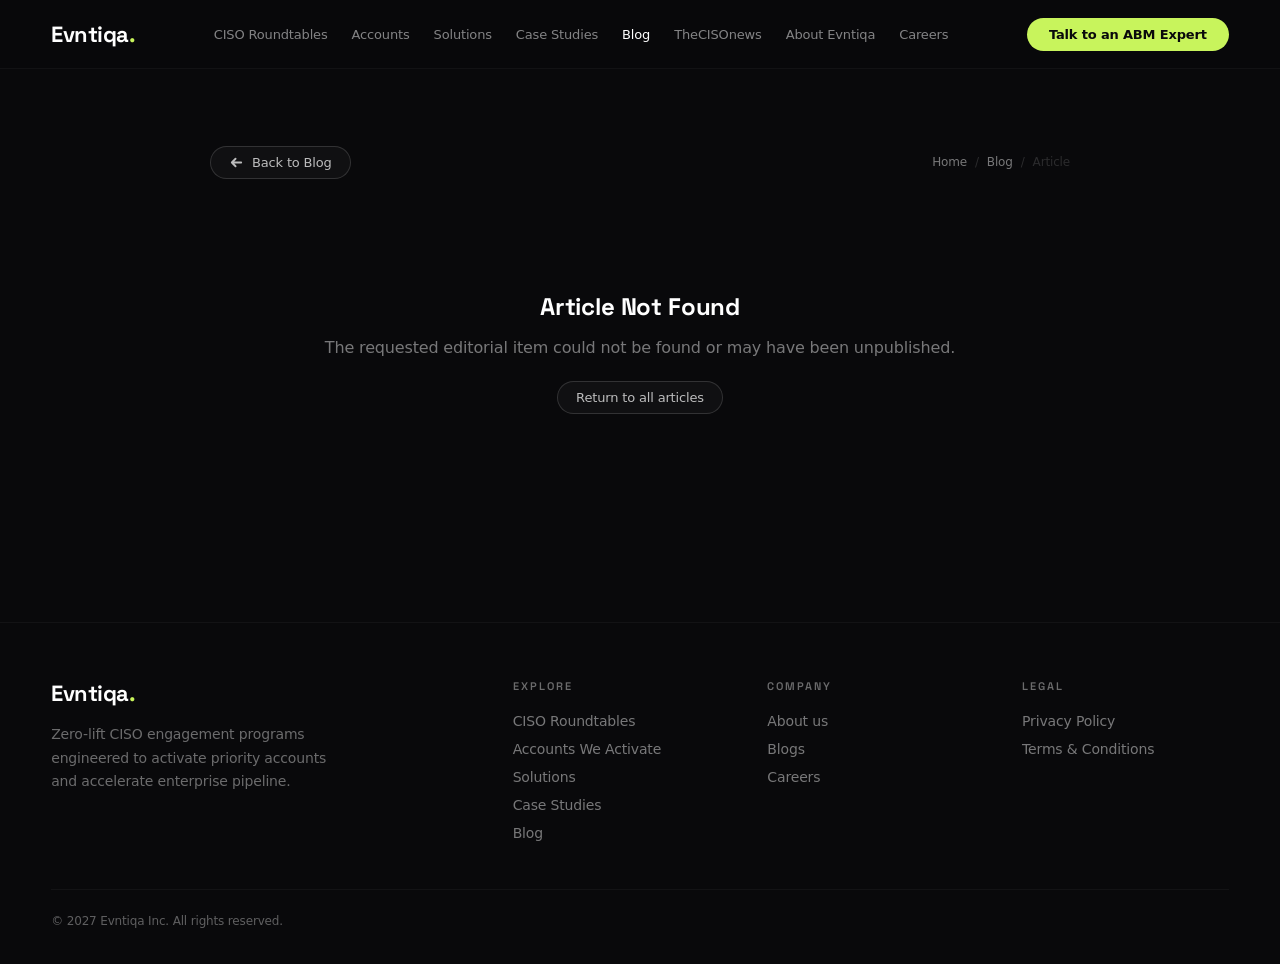
<file: frontend/article.html>
<!DOCTYPE html>
<html lang="en">
<head>
<meta charset="utf-8">
<meta name="viewport" content="width=device-width, initial-scale=1">
<meta name="referrer" content="strict-origin-when-cross-origin">
<title>Article | Evntiqa</title>
<link rel="icon" type="image/svg+xml" href="favicon.svg">
<meta name="description" content="Evntiqa Editorial Dispatch: Executive perspectives, ABM playbooks, and CISO engagement benchmarking.">
<link href="https://fonts.googleapis.com/css2?family=Space+Grotesk:wght@300;400;500;600;700;800&amp;display=swap" rel="stylesheet">
<link href="https://api.fontshare.com/v2/css?f[]=satoshi@300,400,500,700&amp;display=swap" rel="stylesheet">
<script src="./dot-grid-bg.js"></script>
<style>
:root {
  --bg: #09090B;
  --surface: #101012;
  --surface-2: #151518;
  --surface-3: #1c1c20;
  --lime: #C8F45C;
  --lime-hover: #d8ff8a;
  --emerald: #34D399;
  --cyan: #2FD3F2;
  --violet: #7B61FF;
  --amber: #F5B544;
  --text: #ffffff;
  --text-2: rgba(255,255,255,0.72);
  --text-3: rgba(255,255,255,0.45);
  --line: rgba(255,255,255,0.08);
  --line-2: rgba(255,255,255,0.14);
  --ease: cubic-bezier(0.16, 1, 0.3, 1);
  --pad-x: clamp(20px, 4vw, 64px);
  --maxw: 1400px;
  --nav-h: 68px;
}
*, *::before, *::after { box-sizing: border-box; }
html { scroll-behavior: smooth; }
body {
  margin: 0;
  background: var(--bg);
  color: var(--text);
  font-family: Satoshi, system-ui, sans-serif;
  overflow-x: hidden;
  -webkit-font-smoothing: antialiased;
  letter-spacing: -0.01em;
}
a { color: var(--lime); text-decoration: none; transition: color 0.3s; }
a:hover { color: var(--lime-hover); }
::selection { background: rgba(200,244,92,0.25); color: #fff; }
h1, h2, h3, h4 { font-family: 'Space Grotesk', sans-serif; margin: 0; }
.wrap { max-width: var(--maxw); margin: 0 auto; padding: 0 var(--pad-x); position: relative; }

/* ── Navigation ── */
.site-nav {
  position: sticky;
  top: 0;
  z-index: 100;
  backdrop-filter: blur(24px) saturate(1.4);
  -webkit-backdrop-filter: blur(24px) saturate(1.4);
  background: rgba(9,9,11,0.85);
  border-bottom: 1px solid rgba(255,255,255,0.04);
  padding: 0 clamp(20px, 4vw, 64px);
}
.nav-inner { max-width: var(--maxw); margin: 0 auto; display: flex; align-items: center; justify-content: space-between; height: var(--nav-h); }
.brand { display: flex; align-items: center; gap: 8px; }
.brand-name { font-family: 'Space Grotesk'; font-weight: 700; font-size: 22px; color: #fff; letter-spacing: -0.5px; }
.nav-desktop-links { display: flex; align-items: center; gap: 24px; }
.nav-desktop-links a { white-space: nowrap; font-size: 13px; font-weight: 500; color: rgba(255,255,255,0.5); transition: color 0.2s; }
.nav-desktop-links a:hover { color: #fff; }
.nav-desktop-links a[aria-current="page"] { color: #fff; position: relative; }
.nav-desktop-cta {
  display: inline-flex; align-items: center; padding: 9px 22px; background: var(--lime); border-radius: 100px;
  font-size: 13px; font-weight: 600; color: var(--bg) !important; white-space: nowrap; transition: all 0.25s ease;
}
.nav-desktop-cta:hover { background: var(--lime-hover); transform: translateY(-1px); }

/* ── Main Article Layout ── */
.article-page {
  padding: clamp(40px, 6vw, 80px) 0 clamp(80px, 10vw, 140px);
  position: relative;
}
.article-container {
  max-width: 860px;
  margin: 0 auto;
}

/* Breadcrumb & Back bar */
.top-action-bar {
  display: flex;
  align-items: center;
  justify-content: space-between;
  gap: 16px;
  margin-bottom: 32px;
  flex-wrap: wrap;
}
.back-btn {
  display: inline-flex;
  align-items: center;
  gap: 8px;
  padding: 8px 18px;
  border-radius: 100px;
  border: 1px solid var(--line-2);
  background: rgba(255,255,255,0.03);
  color: var(--text-2);
  font: 500 13px Satoshi, system-ui, sans-serif;
  transition: all 0.25s ease;
}
.back-btn:hover {
  color: var(--lime);
  border-color: var(--lime);
  background: rgba(200,244,92,0.06);
  transform: translateX(-2px);
}
.breadcrumbs {
  display: flex;
  align-items: center;
  gap: 8px;
  font-size: 12px;
  color: var(--text-3);
}
.breadcrumbs a { color: var(--text-3); }
.breadcrumbs a:hover { color: #fff; }
.breadcrumbs span { color: var(--line-2); }

/* Header Elements */
.cat-tag {
  display: inline-flex;
  align-items: center;
  gap: 8px;
  font-size: 13px;
  font-weight: 600;
  letter-spacing: 0.5px;
  text-transform: uppercase;
  color: var(--lime);
  margin-bottom: 16px;
}
.cat-tag::before {
  content: '';
  width: 7px;
  height: 7px;
  border-radius: 50%;
  background: var(--lime);
  box-shadow: 0 0 10px var(--lime);
}

.article-title {
  font-size: clamp(34px, 4.8vw, 62px);
  font-weight: 800;
  line-height: 1.05;
  letter-spacing: -0.04em;
  margin: 0 0 24px;
  color: #fff;
  text-wrap: balance;
}

.article-brief {
  font-size: clamp(18px, 1.4vw, 22px);
  line-height: 1.6;
  color: var(--text-2);
  margin: 0 0 36px;
}

/* Author & Meta Bar */
.author-meta-bar {
  display: flex;
  align-items: center;
  justify-content: space-between;
  gap: 20px;
  padding: 20px 0;
  border-top: 1px solid var(--line);
  border-bottom: 1px solid var(--line);
  margin-bottom: 40px;
  flex-wrap: wrap;
}
.author-meta-left {
  display: flex;
  align-items: center;
  gap: 14px;
}
.author-avatar {
  width: 48px;
  height: 48px;
  border-radius: 50%;
  object-fit: cover;
  border: 1px solid var(--line-2);
  background: var(--surface-2);
}
.author-info strong {
  display: block;
  font-size: 15px;
  font-weight: 600;
  color: #fff;
}
.author-info small {
  display: block;
  font-size: 13px;
  color: var(--text-3);
  margin-top: 2px;
}
.article-meta-right {
  display: flex;
  align-items: center;
  gap: 12px;
  font-size: 13px;
  color: var(--text-3);
}
.article-meta-right i {
  width: 3px;
  height: 3px;
  border-radius: 50%;
  background: currentColor;
}

/* Hero / Cover Image */
.cover-hero-img {
  width: 100%;
  max-height: 500px;
  object-fit: cover;
  border-radius: 12px;
  border: 1px solid var(--line-2);
  margin-bottom: 48px;
  display: block;
  background: #000;
}

/* Rich Content Body */
.content-body {
  font-size: clamp(17px, 1.25vw, 19px);
  line-height: 1.85;
  color: rgba(255, 255, 255, 0.88);
}
.content-body h2 {
  font-size: clamp(26px, 2.6vw, 36px);
  font-weight: 700;
  letter-spacing: -0.03em;
  margin: 2.2em 0 0.6em;
  color: #fff;
}
.content-body h3 {
  font-size: clamp(21px, 2vw, 26px);
  font-weight: 600;
  letter-spacing: -0.02em;
  margin: 1.8em 0 0.5em;
  color: #fff;
}
.content-body p { margin: 0 0 1.6em; }
.content-body blockquote {
  border-left: 3px solid var(--lime);
  padding: 16px 24px;
  margin: 2.2em 0;
  background: rgba(200, 244, 92, 0.04);
  font-style: italic;
  font-size: 1.08em;
  color: #fff;
  border-radius: 0 8px 8px 0;
}
.content-body pre {
  background: #111114;
  border: 1px solid var(--line-2);
  padding: 22px;
  border-radius: 8px;
  overflow-x: auto;
  font-size: 14px;
  color: var(--cyan);
  margin: 2em 0;
}
.content-body code { font-family: monospace; }
.content-body ul, .content-body ol { margin: 0 0 1.6em 1.6em; padding: 0; }
.content-body li { margin-bottom: 0.6em; }
.content-body img {
  max-width: 100%;
  height: auto;
  border-radius: 8px;
  margin: 2em 0;
  border: 1px solid var(--line);
}
.content-body iframe.ql-video {
  width: 100%;
  aspect-ratio: 16/9;
  border-radius: 8px;
  margin: 2.2em 0;
  border: 1px solid var(--line);
}

/* FAQs Accordion */
.faqs-section {
  margin-top: 56px;
  padding-top: 40px;
  border-top: 1px solid var(--line);
}
.faqs-section h2 { font-size: 26px; margin-bottom: 24px; }
.faq-box {
  background: var(--surface);
  border: 1px solid var(--line);
  border-radius: 8px;
  padding: 20px;
  margin-bottom: 14px;
}
.faq-q { font-size: 16px; font-weight: 600; color: #fff; margin-bottom: 8px; }
.faq-a { font-size: 15px; line-height: 1.7; color: var(--text-2); margin: 0; }

/* Share Bar */
.share-bar {
  display: flex;
  align-items: center;
  justify-content: space-between;
  gap: 16px;
  padding: 24px 0;
  margin-top: 56px;
  border-top: 1px solid var(--line);
  border-bottom: 1px solid var(--line);
  flex-wrap: wrap;
}
.share-label { font-size: 13px; font-weight: 600; text-transform: uppercase; letter-spacing: 1px; color: var(--text-3); }
.share-links { display: flex; gap: 10px; }
.share-btn {
  display: inline-flex;
  align-items: center;
  gap: 6px;
  padding: 8px 14px;
  border-radius: 100px;
  border: 1px solid var(--line-2);
  background: rgba(255,255,255,0.03);
  color: var(--text-2);
  font-size: 13px;
  cursor: pointer;
  transition: all 0.2s;
}
.share-btn:hover { color: var(--lime); border-color: var(--lime); }

/* Related Section */
.related-section {
  margin-top: 72px;
}
.related-h { font-size: 24px; margin-bottom: 24px; }
.related-grid {
  display: grid;
  grid-template-columns: repeat(2, minmax(0, 1fr));
  gap: 20px;
}
.rel-card {
  padding: 24px;
  background: var(--surface);
  border: 1px solid var(--line);
  display: flex;
  flex-direction: column;
  transition: border-color 0.3s ease, transform 0.3s ease;
}
.rel-card:hover { border-color: rgba(200,244,92,0.3); transform: translateY(-3px); }
.rel-card h3 { font-size: 18px; margin: 12px 0 8px; line-height: 1.35; }
.rel-card h3 a { color: #fff; }
.rel-card p { font-size: 14px; color: var(--text-2); margin: 0 0 16px; line-height: 1.6; }
@media (max-width: 700px) {
  .related-grid { grid-template-columns: 1fr; }
}

/* Skeleton Loading */
.loading-box {
  padding: 80px 0;
  text-align: center;
  color: var(--text-3);
  font-size: 16px;
}
.spinner {
  width: 36px;
  height: 36px;
  border: 3px solid var(--line-2);
  border-top-color: var(--lime);
  border-radius: 50%;
  animation: spin 0.8s linear infinite;
  margin: 0 auto 16px;
}
@keyframes spin { to { transform: rotate(360deg); } }

/* Footer */
.site-footer { border-top: 1px solid rgba(255,255,255,0.04); padding: 56px var(--pad-x) 36px; }
.footer-grid { display: grid; grid-template-columns: 2fr 1fr 1fr 1fr; gap: 48px; margin-bottom: 48px; }
.footer-blurb { font-size: 14px; line-height: 1.7; color: rgba(255,255,255,0.4); max-width: 300px; margin: 16px 0 0; }
.footer-h { font-size: 11px; font-weight: 600; color: rgba(255,255,255,0.4); letter-spacing: 2px; text-transform: uppercase; margin: 0 0 20px; }
.footer-links { display: flex; flex-direction: column; gap: 12px; }
.footer-links a { font-size: 14px; color: rgba(255,255,255,0.45); }
.footer-links a:hover { color: var(--lime); }
.footer-bottom { border-top: 1px solid rgba(255,255,255,0.04); padding-top: 24px; display: flex; justify-content: space-between; align-items: center; flex-wrap: wrap; gap: 12px; font-size: 12px; color: rgba(255,255,255,0.35); }
@media (max-width: 960px) { .footer-grid { grid-template-columns: repeat(2, 1fr); gap: 36px; } }
@media (max-width: 540px) { .footer-grid { grid-template-columns: 1fr; gap: 28px; } }
</style>
</head>
<body>

<!-- Navigation -->
<nav class="site-nav" aria-label="Primary">
  <div class="nav-inner">
    <a href="index.html" class="brand" aria-label="Evntiqa home">
      <span class="brand-name">Evntiqa<span style="color:var(--lime)">.</span></span>
    </a>
    <div class="nav-desktop-links">
      <a href="index.html#hero">CISO Roundtables</a>
      <a href="index.html#accounts">Accounts</a>
      <a href="index.html#formats">Solutions</a>
      <a href="index.html#results">Case Studies</a>
      <a href="blog.html" aria-current="page">Blog</a>
      <a href="#">TheCISOnews</a>
      <a href="about.html">About Evntiqa</a>
      <a href="careers.html">Careers</a>
    </div>
    <a href="index.html#expert-form-section" class="nav-desktop-cta">Talk to an ABM Expert</a>
  </div>
</nav>

<main class="article-page">
  <div class="wrap">
    <div class="article-container">

      <!-- Breadcrumbs & Back -->
      <div class="top-action-bar">
        <a href="blog.html" class="back-btn">
          <svg width="15" height="15" viewBox="0 0 16 16" fill="none"><path d="M13 8H3M7 4L3 8l4 4" stroke="currentColor" stroke-width="2" stroke-linecap="round" stroke-linejoin="round"/></svg>
          Back to Blog
        </a>
        <div class="breadcrumbs">
          <a href="index.html">Home</a>
          <span>/</span>
          <a href="blog.html">Blog</a>
          <span>/</span>
          <span id="crumb-current">Article</span>
        </div>
      </div>

      <!-- Loading State -->
      <div id="article-loading" class="loading-box">
        <div class="spinner"></div>
        <p>Loading article dispatch...</p>
      </div>

      <!-- Error State -->
      <div id="article-error" class="loading-box" hidden>
        <h2 style="color:#fff;font-size:24px;margin-bottom:8px">Article Not Found</h2>
        <p style="margin-bottom:24px">The requested editorial item could not be found or may have been unpublished.</p>
        <a href="blog.html" class="back-btn">Return to all articles</a>
      </div>

      <!-- Article Content View -->
      <article id="article-content-view" hidden>
        <header>
          <div id="art-cat" class="cat-tag">Editorial</div>
          <h1 id="art-title" class="article-title"></h1>
          <p id="art-brief" class="article-brief"></p>

          <div class="author-meta-bar">
            <div id="art-author-left" class="author-meta-left">
              <img id="art-avatar" class="author-avatar" alt="Author avatar">
              <div class="author-info">
                <strong id="art-author-name">Evntiqa Editorial</strong>
                <small id="art-author-role"></small>
              </div>
            </div>
            <div class="article-meta-right">
              <time id="art-date"></time>
              <i></i>
              <span id="art-reading-time">5 min read</span>
              <i></i>
              <span id="art-views">0 reads</span>
            </div>
          </div>
        </header>

        <img id="art-cover" class="cover-hero-img" alt="Cover" hidden>

        <div id="art-body" class="content-body"></div>

        <!-- FAQs Section -->
        <div id="art-faqs-section" class="faqs-section" hidden>
          <h2>Frequently Asked Questions</h2>
          <div id="art-faqs-list"></div>
        </div>

        <!-- Share Bar -->
        <div class="share-bar">
          <span class="share-label">Share this insight</span>
          <div class="share-links">
            <button id="btn-copy-link" type="button" class="share-btn">Copy link</button>
            <a id="btn-share-linkedin" target="_blank" rel="noopener noreferrer" class="share-btn">LinkedIn</a>
            <a id="btn-share-twitter" target="_blank" rel="noopener noreferrer" class="share-btn">X / Twitter</a>
          </div>
        </div>

        <!-- Related Articles -->
        <div id="related-section" class="related-section" hidden>
          <h2 class="related-h">More from Evntiqa Editorial</h2>
          <div id="related-grid" class="related-grid"></div>
        </div>
      </article>

    </div>
  </div>
</main>

<!-- Footer -->
<footer class="site-footer">
  <div style="max-width:var(--maxw);margin:0 auto">
    <div class="footer-grid">
      <div>
        <a href="index.html" class="brand" aria-label="Evntiqa home"><span class="brand-name">Evntiqa<span style="color:var(--lime)">.</span></span></a>
        <p class="footer-blurb">Zero-lift CISO engagement programs engineered to activate priority accounts and accelerate enterprise pipeline.</p>
      </div>
      <div>
        <h3 class="footer-h">Explore</h3>
        <div class="footer-links">
          <a href="index.html#hero">CISO Roundtables</a>
          <a href="index.html#accounts">Accounts We Activate</a>
          <a href="index.html#formats">Solutions</a>
          <a href="index.html#results">Case Studies</a>
          <a href="blog.html">Blog</a>
        </div>
      </div>
      <div>
        <h3 class="footer-h">Company</h3>
        <div class="footer-links">
          <a href="about.html">About us</a>
          <a href="blog.html">Blogs</a>
          <a href="careers.html">Careers</a>
        </div>
      </div>
      <div>
        <h3 class="footer-h">Legal</h3>
        <div class="footer-links">
          <a href="#">Privacy Policy</a>
          <a href="#">Terms &amp; Conditions</a>
        </div>
      </div>
    </div>
    <div class="footer-bottom">
      <span>© 2027 Evntiqa Inc. All rights reserved.</span>
    </div>
  </div>
</footer>

<script>
(function () {
  'use strict';

  var isLocal = location.protocol === 'file:' || /^(localhost|127\.0\.0\.1)$/.test(location.hostname);
  var API_BASE = isLocal && window.location.port !== '8000' ? 'http://127.0.0.1:8000' : '';

  var params = new URLSearchParams(window.location.search);
  var slug = params.get('slug') || (window.location.hash.startsWith('#post/') ? window.location.hash.replace('#post/', '') : '');

  var loadingEl = document.getElementById('article-loading');
  var errorEl = document.getElementById('article-error');
  var viewEl = document.getElementById('article-content-view');

  if (!slug) {
    loadingEl.hidden = true;
    errorEl.hidden = false;
    return;
  }

  function formatDate(isoStr) {
    if (!isoStr) return '';
    try {
      var d = new Date(isoStr);
      return d.toLocaleDateString('en-US', { month: 'long', day: 'numeric', year: 'numeric' });
    } catch (e) {
      return '';
    }
  }

  fetch(API_BASE + '/api/v1/content/by-slug/' + encodeURIComponent(slug))
    .then(function (res) {
      if (!res.ok) throw new Error('Not found');
      return res.json();
    })
    .then(function (item) {
      document.title = item.title + ' | Evntiqa';
      document.getElementById('crumb-current').textContent = item.title;

      document.getElementById('art-title').textContent = item.title;
      if (item.brief) {
        document.getElementById('art-brief').textContent = item.brief;
      } else {
        document.getElementById('art-brief').hidden = true;
      }

      var catEl = document.getElementById('art-cat');
      if (item.category) {
        catEl.textContent = item.category.name;
      } else {
        catEl.textContent = item.type || 'Editorial';
      }

      // Author attribution
      var authorLeft = document.getElementById('art-author-left');
      if (item.author) {
        document.getElementById('art-author-name').textContent = item.author.name;
        document.getElementById('art-author-role').textContent = item.author.designation || '';
        var av = document.getElementById('art-avatar');
        if (item.author.avatar_url) {
          av.src = item.author.avatar_url.startsWith('http') || item.author.avatar_url.startsWith('data:')
            ? item.author.avatar_url
            : API_BASE + item.author.avatar_url;
          av.style.display = 'block';
          av.onerror = function () {
            this.style.display = 'none';
          };
        } else {
          av.style.display = 'none';
        }
      } else {
        document.getElementById('art-author-name').textContent = 'Evntiqa Editorial';
        document.getElementById('art-author-role').textContent = 'Benchmark Research Team';
        document.getElementById('art-avatar').style.display = 'none';
      }

      document.getElementById('art-date').textContent = formatDate(item.published_at || item.created_at);
      document.getElementById('art-reading-time').textContent = (item.reading_time_minutes || 5) + ' min read';
      document.getElementById('art-views').textContent = Number(item.views_count || 1).toLocaleString() + ' reads';

      // Cover image
      var coverImg = document.getElementById('art-cover');
      if (item.cover_image_url) {
        coverImg.src = item.cover_image_url.startsWith('http') || item.cover_image_url.startsWith('data:')
          ? item.cover_image_url
          : API_BASE + item.cover_image_url;
        coverImg.hidden = false;
      } else {
        coverImg.hidden = true;
      }

      // Rich body
      var bodyEl = document.getElementById('art-body');
      bodyEl.innerHTML = item.content || '<p>Content in preparation.</p>';

      // Rewrite any local upload image paths
      bodyEl.querySelectorAll('img').forEach(function (img) {
        var src = img.getAttribute('src');
        if (src && src.startsWith('/uploads/')) {
          img.src = API_BASE + src;
        }
      });

      // Ensure embedded videos have proper referrer policy and player capabilities
      bodyEl.querySelectorAll('iframe').forEach(function (iframe) {
        iframe.setAttribute('referrerpolicy', 'strict-origin-when-cross-origin');
        if (!iframe.getAttribute('allow')) {
          iframe.setAttribute('allow', 'accelerometer; autoplay; clipboard-write; encrypted-media; gyroscope; picture-in-picture; web-share');
        }
        iframe.setAttribute('allowfullscreen', 'true');
      });

      // FAQs
      if (item.faqs && item.faqs.length > 0) {
        var faqsSection = document.getElementById('art-faqs-section');
        var faqsList = document.getElementById('art-faqs-list');
        faqsList.innerHTML = '';
        item.faqs.forEach(function (faq) {
          var box = document.createElement('div');
          box.className = 'faq-box';
          var q = document.createElement('div');
          q.className = 'faq-q';
          q.textContent = faq.q;
          var a = document.createElement('p');
          a.className = 'faq-a';
          a.textContent = faq.a;
          box.appendChild(q);
          box.appendChild(a);
          faqsList.appendChild(box);
        });
        faqsSection.hidden = false;
      }

      // Share links
      var shareUrl = window.location.href;
      document.getElementById('btn-copy-link').addEventListener('click', function () {
        navigator.clipboard.writeText(shareUrl).then(function () {
          alert('Article link copied to clipboard!');
        });
      });
      document.getElementById('btn-share-linkedin').href = 'https://www.linkedin.com/sharing/share-offsite/?url=' + encodeURIComponent(shareUrl);
      document.getElementById('btn-share-twitter').href = 'https://twitter.com/intent/tweet?url=' + encodeURIComponent(shareUrl) + '&text=' + encodeURIComponent(item.title);

      loadingEl.hidden = true;
      viewEl.hidden = false;

      // Fetch related articles
      fetch(API_BASE + '/api/v1/content?limit=5')
        .then(function (r) { return r.json(); })
        .then(function (list) {
          if (!list || list.length <= 1) return;
          var other = list.filter(function (x) { return x.slug !== slug; }).slice(0, 2);
          if (other.length === 0) return;
          var relGrid = document.getElementById('related-grid');
          relGrid.innerHTML = '';
          other.forEach(function (rItem) {
            var card = document.createElement('article');
            card.className = 'rel-card';
            var catSpan = document.createElement('span');
            catSpan.className = 'cat-tag';
            catSpan.textContent = rItem.category ? rItem.category.name : 'Editorial';
            var h3 = document.createElement('h3');
            var a = document.createElement('a');
            a.href = 'article.html?slug=' + encodeURIComponent(rItem.slug);
            a.textContent = rItem.title;
            h3.appendChild(a);
            var p = document.createElement('p');
            p.textContent = rItem.brief || '';
            card.appendChild(catSpan);
            card.appendChild(h3);
            card.appendChild(p);
            relGrid.appendChild(card);
          });
          document.getElementById('related-section').hidden = false;
        }).catch(function () {});
    })
    .catch(function () {
      loadingEl.hidden = true;
      errorEl.hidden = false;
    });
})();
</script>
</body>
</html>
</file>
